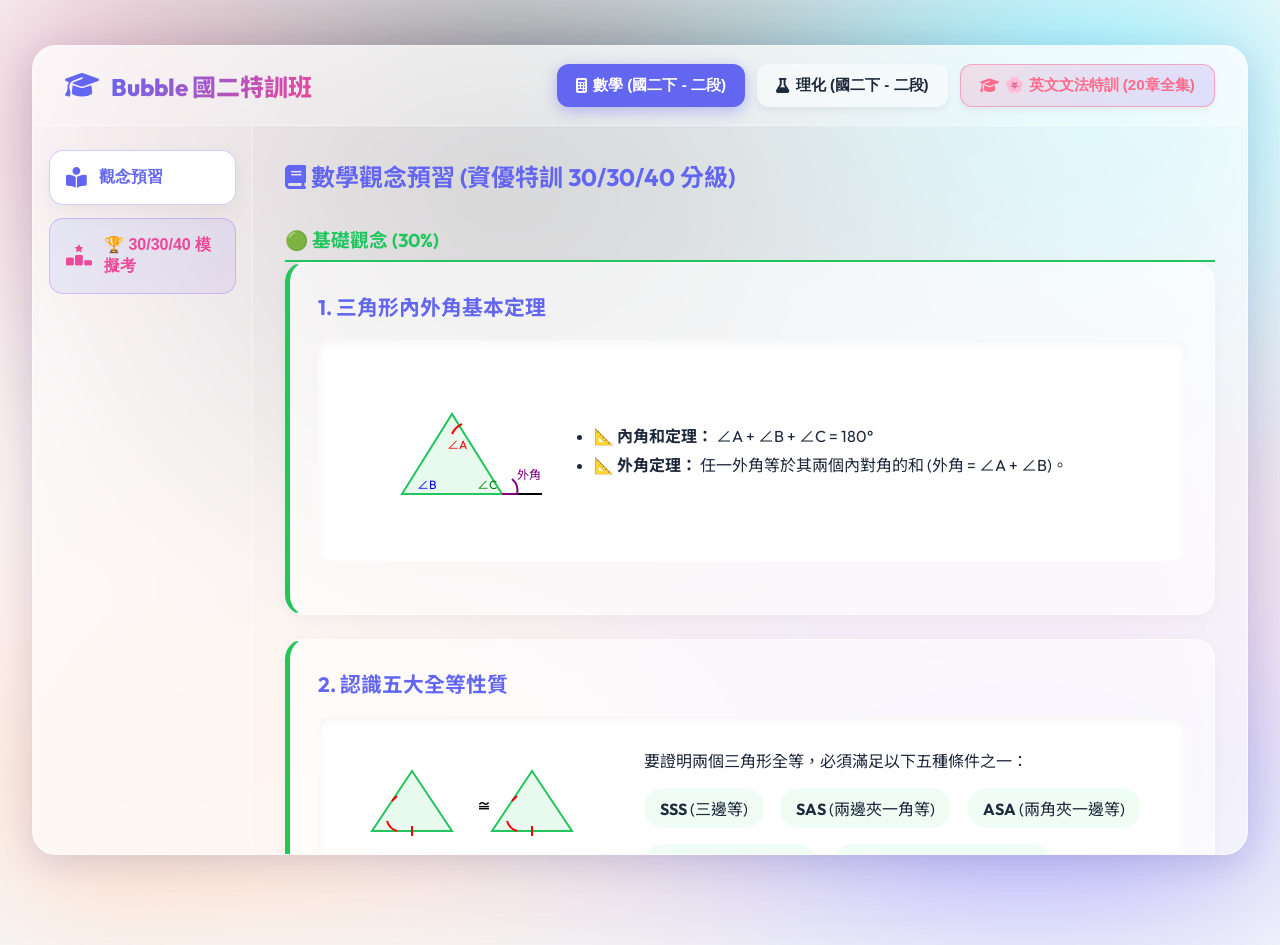
<file: index.html>
<!DOCTYPE html>
<html lang="zh-TW">
<head>
    <meta charset="UTF-8">
    <meta name="viewport" content="width=device-width, initial-scale=1.0">
    <title>Bubble 國二特訓班 - 數學與理化學習系統</title>
    <link rel="preconnect" href="https://fonts.googleapis.com">
    <link rel="preconnect" href="https://fonts.gstatic.com" crossorigin>
    <link href="https://fonts.googleapis.com/css2?family=Outfit:wght@300;400;600;800&family=Noto+Sans+TC:wght@300;400;500;700&display=swap" rel="stylesheet">
    <link rel="stylesheet" href="styles/main.css">
    <!-- FontAwesome for icons -->
    <link rel="stylesheet" href="https://cdnjs.cloudflare.com/ajax/libs/font-awesome/6.4.0/css/all.min.css">
</head>
<body>
    <div class="background-mesh"></div>
    
    <div class="app-container glass-panel">
        <header class="app-header">
            <div class="logo">
                <i class="fa-solid fa-graduation-cap"></i>
                <h1>Bubble 國二特訓班</h1>
            </div>
            <nav class="subject-nav">
                <button class="nav-btn active" data-subject="math">
                    <i class="fa-solid fa-calculator"></i> 數學 (國二下 - 二段)
                </button>
                <button class="nav-btn" data-subject="science">
                    <i class="fa-solid fa-flask"></i> 理化 (國二下 - 二段)
                </button>
                <button class="nav-btn" onclick="window.location.href='english/index.html'" style="background: linear-gradient(135deg, rgba(255, 107, 139, 0.18), rgba(139, 92, 246, 0.18)); border: 1.5px solid rgba(255, 107, 139, 0.5); cursor: pointer;">
                    <i class="fa-solid fa-graduation-cap" style="color: #FF6B8B;"></i>
                    <span style="color: #FF6B8B; font-weight: 800;">🌸 英文文法特訓 (20章全集)</span>
                </button>
            </nav>
        </header>

        <main class="app-main">
            <!-- Sidebar for mode selection -->
            <aside class="sidebar">
                <div class="mode-selector">
                    <button class="mode-btn active" data-mode="preview">
                        <i class="fa-solid fa-book-open-reader"></i>
                        <span>觀念預習</span>
                    </button>
                    <button class="mode-btn" data-mode="quiz" style="background: linear-gradient(135deg, rgba(59, 130, 246, 0.1), rgba(139, 92, 246, 0.1)); border: 1px solid rgba(139, 92, 246, 0.3);">
                        <i class="fa-solid fa-ranking-star" style="color: var(--accent-color);"></i>
                        <span style="color: var(--accent-color); font-weight: bold;">🏆 30/30/40 模擬考</span>
                    </button>
                </div>
            </aside>

            <!-- Main Content Area -->
            <div class="content-area" id="content-area">
                <!-- Content injected by JS -->
                <div class="welcome-screen">
                    <h2>歡迎來到 Bubble！</h2>
                    <p>請從左方選擇你想進行的模式，或是從上方切換科目。</p>
                    <div class="illustration">
                        <i class="fa-solid fa-rocket fa-bounce"></i>
                    </div>
                </div>
            </div>
        </main>
    </div>

    <!-- Scripts -->
    <script src="js/math-generator.js"></script>
    <script src="js/science-generator.js"></script>
    <script src="js/quiz-engine.js"></script>
    <script src="js/app.js"></script>
</body>
</html>
</file>
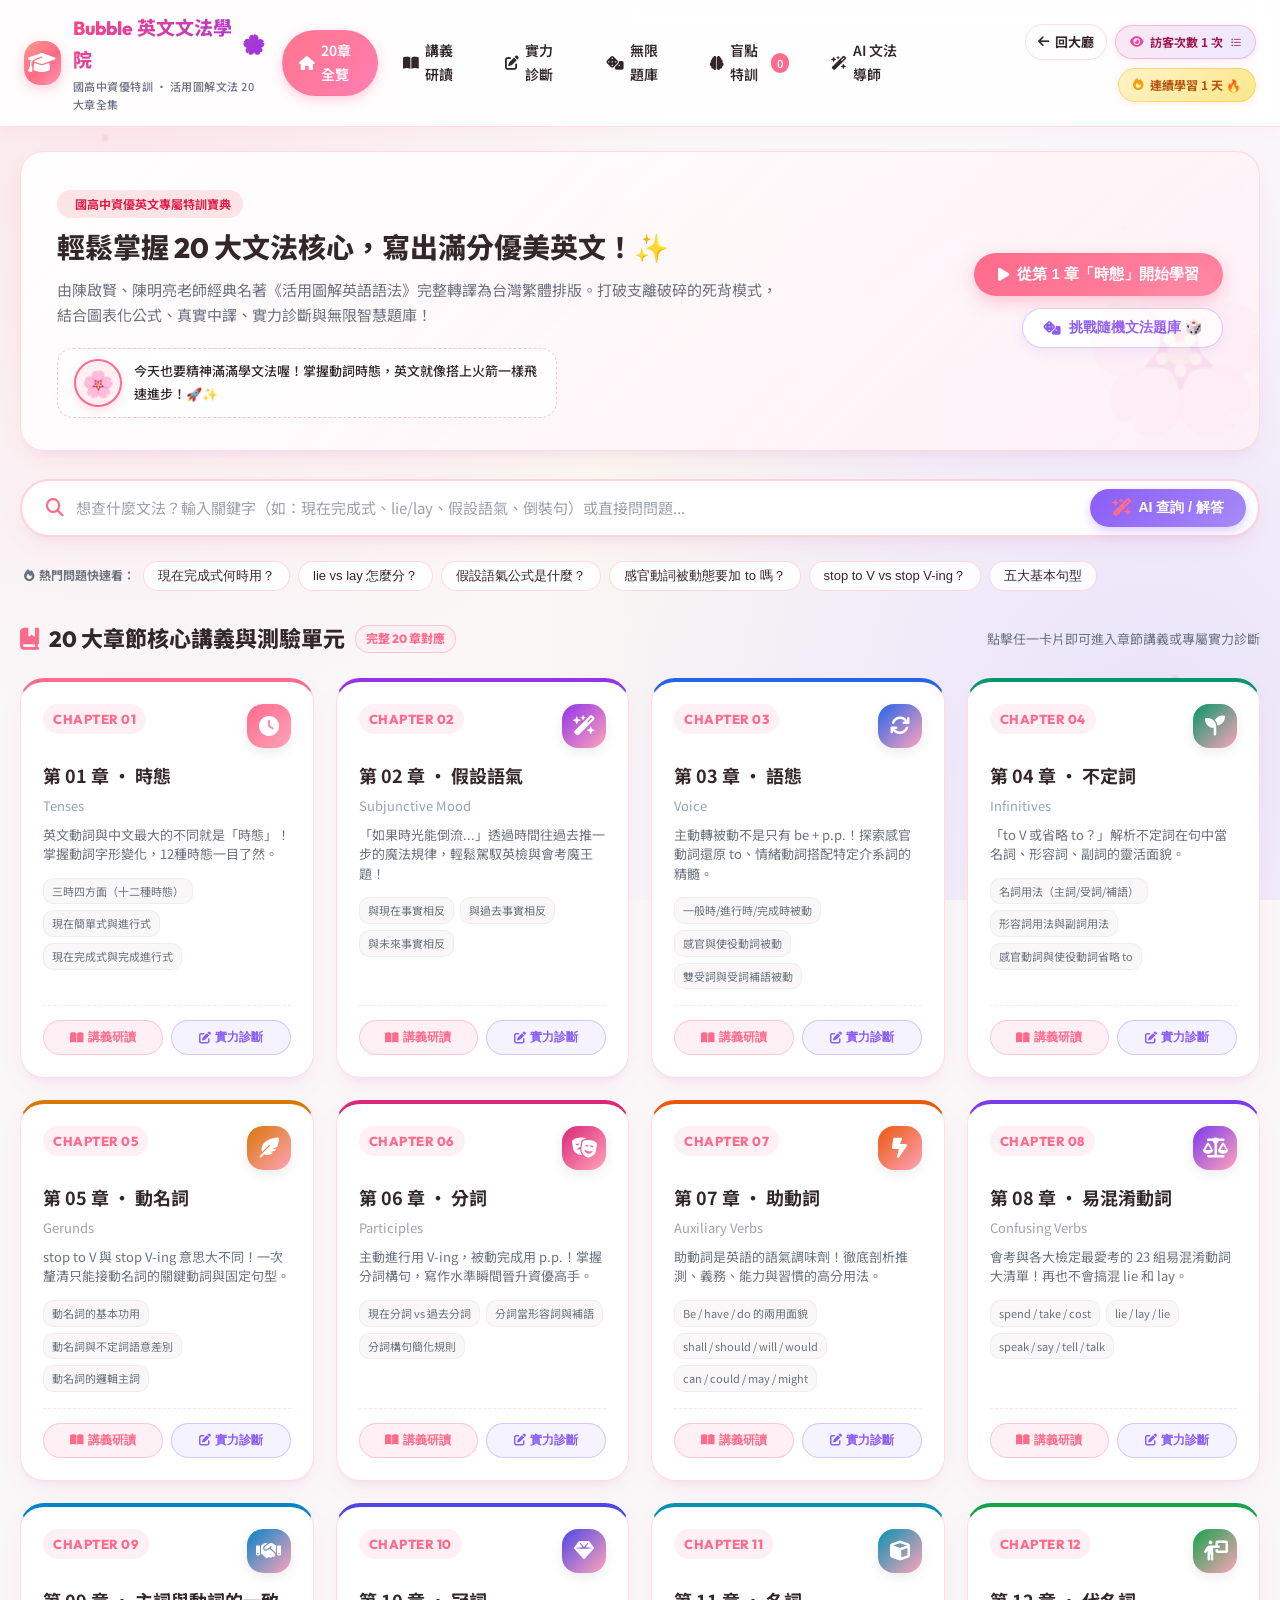
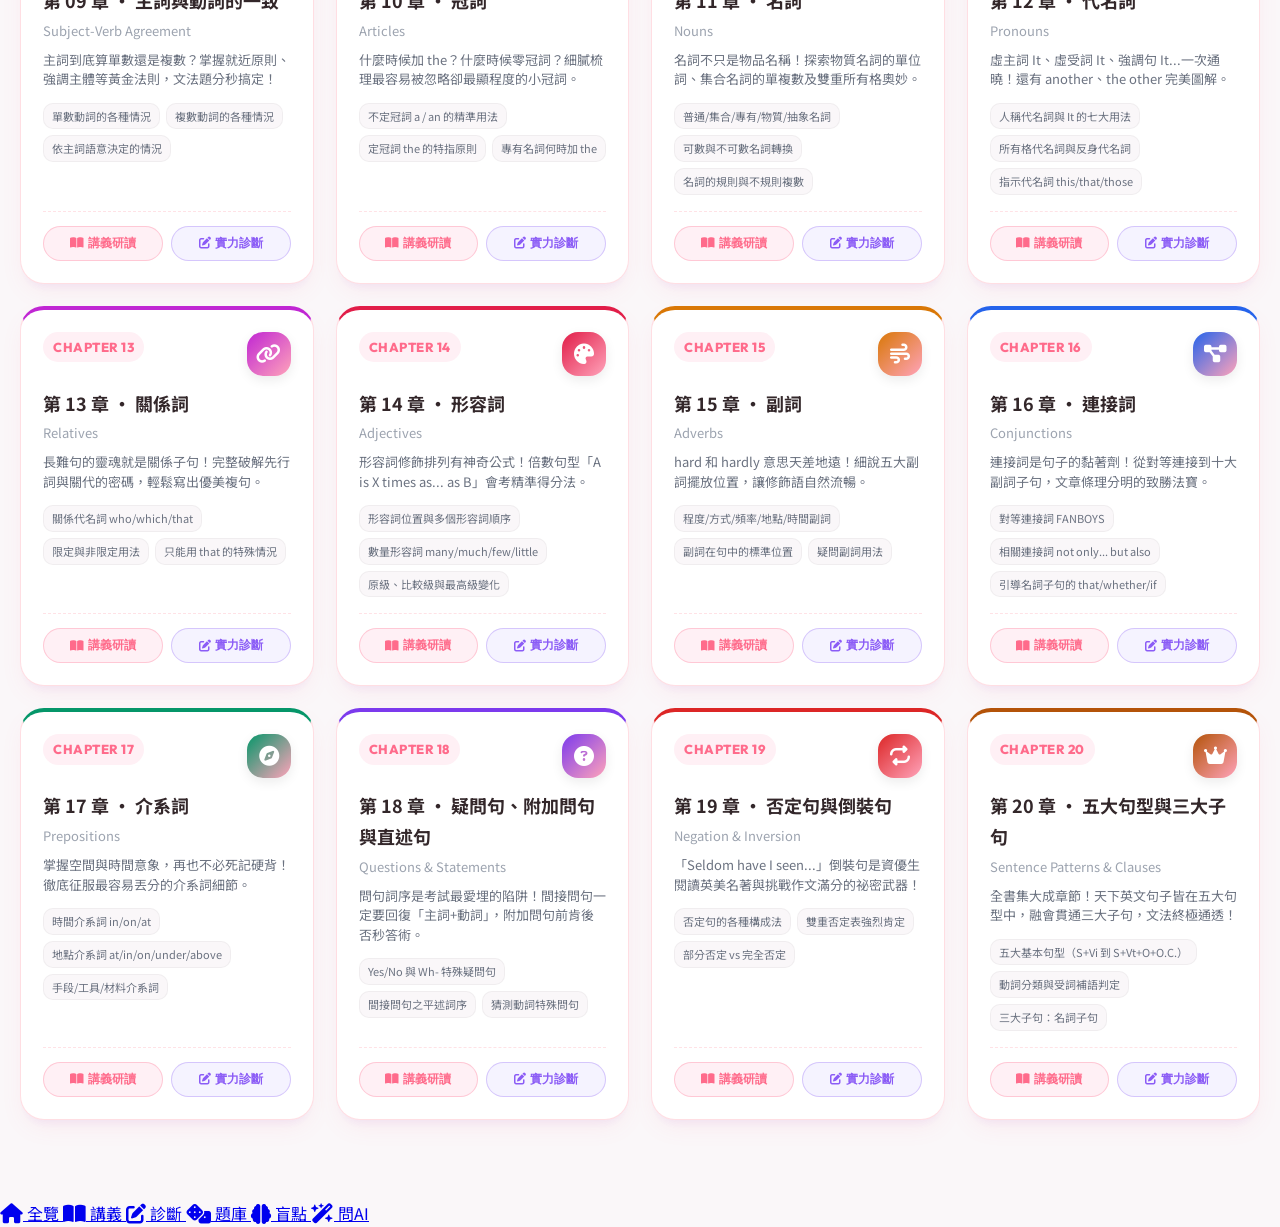
<file: english/index.html>
<!DOCTYPE html>
<html lang="zh-TW">
<head>
  <meta charset="UTF-8">
  <meta name="viewport" content="width=device-width, initial-scale=1.0, maximum-scale=1.0, user-scalable=no">
  <title>🌸 Bubble 夢幻英文文法學院 | 國高中資優特訓 (活用圖解英語語法全集)</title>
  <!-- Google Fonts -->
  <link rel="preconnect" href="https://fonts.googleapis.com">
  <link rel="preconnect" href="https://fonts.gstatic.com" crossorigin>
  <link href="https://fonts.googleapis.com/css2?family=Noto+Sans+TC:wght@400;500;700;900&family=Nunito:wght@600;700;800;900&family=Outfit:wght@500;600;700;800&display=swap" rel="stylesheet">
  <!-- FontAwesome -->
  <link rel="stylesheet" href="https://cdnjs.cloudflare.com/ajax/libs/font-awesome/6.5.1/css/all.min.css">
  <!-- Marked.js for Markdown parsing -->
  <script src="js/marked.min.js"></script>
  <!-- Stylesheet -->
  <link rel="stylesheet" href="css/style.css">
</head>
<body>
  <!-- Background Sparkles -->
  <div class="sparkle-bg">
    <div class="sparkle-dot" style="top: 15%; left: 8%;"></div>
    <div class="sparkle-dot" style="top: 25%; right: 12%; animation-delay: 2s;"></div>
    <div class="sparkle-dot" style="top: 55%; left: 18%; animation-delay: 4s;"></div>
    <div class="sparkle-dot" style="top: 75%; right: 8%; animation-delay: 1s;"></div>
    <div class="sparkle-dot" style="top: 85%; left: 45%; animation-delay: 5s;"></div>
  </div>

  <!-- Header -->
  <header class="app-header">
    <div class="brand-area" onclick="window.app.navigateTo('home')">
      <div class="brand-logo">
        <i class="fa-solid fa-graduation-cap"></i>
      </div>
      <div class="brand-text">
        <h1>Bubble 英文文法學院 <span>🌸</span></h1>
        <p>國高中資優特訓 · 活用圖解文法 20 大章全集</p>
      </div>
    </div>

    <nav class="header-nav">
      <a class="nav-link active" data-view="home" href="#home">
        <i class="fa-solid fa-house"></i> 20章全覽
      </a>
      <a class="nav-link" data-view="reader" href="#reader">
        <i class="fa-solid fa-book-open"></i> 講義研讀
      </a>
      <a class="nav-link" data-view="quiz" href="#quiz">
        <i class="fa-solid fa-pen-to-square"></i> 實力診斷
      </a>
      <a class="nav-link" data-view="generator" href="#generator">
        <i class="fa-solid fa-dice"></i> 無限題庫
      </a>
      <a class="nav-link" data-view="mistakes" href="#mistakes">
        <i class="fa-solid fa-brain"></i> 盲點特訓
        <span class="mistake-total-count" style="background: var(--primary); color: #fff; font-size: 11px; padding: 1px 6px; border-radius: 99px; margin-left: 2px;">0</span>
      </a>
      <a class="nav-link" data-view="ai-tutor" href="#ai">
        <i class="fa-solid fa-wand-magic-sparkles"></i> AI 文法導師
      </a>
    </nav>

    <div class="header-right-group" style="display: flex; align-items: center; gap: 8px; flex-wrap: wrap; justify-content: flex-end;">
      <a class="btn-back-hall" href="../index.html" onclick="window.location.href='../index.html'; return false;" style="background: rgba(255,255,255,0.7); border: 1px solid var(--border-card); font-size: 13px; padding: 6px 12px; display: inline-flex; align-items: center; gap: 6px; border-radius: var(--radius-pill); font-weight: 700; color: var(--text-main); text-decoration: none; cursor: pointer; transition: all 0.2s;" title="返回國中學科全能特訓大廳">
        <i class="fa-solid fa-arrow-left"></i> 回大廳
      </a>
      <div class="visitor-badge" onclick="window.app && window.app.openVisitorLogModal()" style="cursor: pointer;" title="點擊查看所有訪客 IP 紀錄清單 📋（同 IP 同日僅計 1 次）">
        <i class="fa-solid fa-eye" style="color: #EC4899;"></i>
        <span>訪客次數 <strong id="visitor-count">1</strong></span>
        <i class="fa-solid fa-list-ul" style="font-size: 10px; opacity: 0.7; margin-left: 2px;"></i>
      </div>
      <div class="streak-badge" title="連續學習天數紀錄 🔥">
        <i class="fa-solid fa-fire" style="color: #F59E0B;"></i>
        <span>連續學習 <strong id="streak-count">1 天</strong> 🔥</span>
      </div>
    </div>
  </header>

  <!-- Main Content Container -->
  <main class="main-container">

    <!-- ==========================================
         VIEW 1: HOME (20 CHAPTERS GRID & HERO)
         ========================================== -->
    <section class="app-view active" id="view-home">
      <!-- Hero Welcome Card -->
      <div class="hero-card">
        <div class="hero-content">
          <div class="hero-tag">
            <i class="fa-solid fa-sparkles"></i> 國高中資優英文專屬特訓寶典
          </div>
          <h2 class="hero-title">輕鬆掌握 20 大文法核心，寫出滿分優美英文！✨</h2>
          <p class="hero-desc">
            由陳啟賢、陳明亮老師經典名著《活用圖解英語語法》完整轉譯為台灣繁體排版。打破支離破碎的死背模式，結合圖表化公式、真實中譯、實力診斷與無限智慧題庫！
          </p>
          <div class="hero-mascot-box">
            <div class="mascot-avatar">🌸</div>
            <div class="mascot-speech" id="mascot-speech-text">
              今天也要精神滿滿學文法喔！掌握動詞時態，英文就像搭上火箭一樣飛速進步！🚀✨
            </div>
          </div>
        </div>

        <div class="hero-actions">
          <button class="btn-primary" onclick="window.app.navigateTo('reader', 1)">
            <i class="fa-solid fa-play"></i> 從第 1 章「時態」開始學習
          </button>
          <button class="btn-secondary" onclick="window.app.navigateTo('generator')">
            <i class="fa-solid fa-dice"></i> 挑戰隨機文法題庫 🎲
          </button>
        </div>
      </div>

      <!-- Quick AI Search & Question Bar -->
      <div class="search-ai-bar">
        <i class="fa-solid fa-magnifying-glass"></i>
        <input type="text" id="home-search-input" class="search-ai-input" placeholder="想查什麼文法？輸入關鍵字（如：現在完成式、lie/lay、假設語氣、倒裝句）或直接問問題...">
        <button id="home-search-btn" class="search-ai-btn">
          <i class="fa-solid fa-wand-magic-sparkles"></i> AI 查詢 / 解答
        </button>
      </div>

      <!-- Quick Question Chips -->
      <div class="quick-chips-row">
        <span class="chip-label"><i class="fa-solid fa-fire"></i> 熱門問題快速看：</span>
        <button class="grammar-chip" data-query="現在完成式何時用？">現在完成式何時用？</button>
        <button class="grammar-chip" data-query="lie 和 lay 怎麼分？">lie vs lay 怎麼分？</button>
        <button class="grammar-chip" data-query="假設語氣公式是什麼？">假設語氣公式是什麼？</button>
        <button class="grammar-chip" data-query="感官動詞被動態要注意什麼？">感官動詞被動態要加 to 嗎？</button>
        <button class="grammar-chip" data-query="stop to V 跟 stop V-ing 的差別？">stop to V vs stop V-ing？</button>
        <button class="grammar-chip" data-query="五大基本句型怎麼分？">五大基本句型</button>
      </div>

      <!-- 20 Chapters Grid Section -->
      <div class="section-header">
        <h3 class="section-title">
          <i class="fa-solid fa-book-bookmark" style="color: var(--primary);"></i>
          <span>20 大章節核心講義與測驗單元</span>
          <span class="badge">完整 20 章對應</span>
        </h3>
        <div style="font-size: 13px; color: var(--text-muted);">
          點擊任一卡片即可進入章節講義或專屬實力診斷
        </div>
      </div>

      <div class="chapters-grid" id="chapters-grid">
        <!-- Rendered by chapters-meta.js & app.js -->
      </div>
    </section>

    <!-- ==========================================
         VIEW 2: READER (講義閱讀器)
         ========================================== -->
    <section class="app-view" id="view-reader">
      <!-- Toolbar -->
      <div class="reader-toolbar">
        <div class="reader-nav-controls">
          <button class="btn-tool" id="reader-prev-btn">
            <i class="fa-solid fa-chevron-left"></i> 上一章
          </button>
          <select id="reader-chapter-dropdown" class="reader-select chapter-picker-select">
            <!-- Populated by JS -->
          </select>
          <button class="btn-tool" id="reader-next-btn">
            下一章 <i class="fa-solid fa-chevron-right"></i>
          </button>
        </div>

        <div style="display: flex; align-items: center; gap: 8px;">
          <span style="font-size: 13px; color: var(--text-muted); font-weight: 600;">字體：</span>
          <button class="btn-tool" onclick="window.app.reader.changeFontSize(-1)">A-</button>
          <button class="btn-tool" onclick="window.app.reader.changeFontSize(1)">A+</button>
          <button class="btn-tool" onclick="window.app.navigateTo('quiz', window.app.currentChapterId)" style="background: var(--accent-pink); color: var(--primary); border-color: rgba(255,107,139,0.3);">
            <i class="fa-solid fa-pen-to-square"></i> 本章實力診斷
          </button>
        </div>
      </div>

      <!-- Layout: Sidebar TOC + Main Reader Paper -->
      <div class="reader-content-layout">
        <!-- Sidebar TOC -->
        <aside class="reader-sidebar">
          <div class="sidebar-title">
            <i class="fa-solid fa-list-ul" style="color: var(--primary);"></i>
            <span>本章講義目錄導覽</span>
          </div>
          <ul class="toc-list" id="reader-toc-list">
            <!-- Generated from H2/H3 -->
          </ul>
        </aside>

        <!-- Main Lecture Paper -->
        <article class="reader-paper">
          <div id="reader-markdown-content" class="markdown-body">
            <!-- Injected by reader.js -->
          </div>

          <div class="reader-footer-actions">
            <button class="btn-secondary" onclick="window.app.navigateTo('home')">
              <i class="fa-solid fa-house"></i> 回到 20 章全覽
            </button>
            <button class="btn-primary" onclick="window.app.navigateTo('quiz', window.app.currentChapterId)">
              <i class="fa-solid fa-pen-to-square"></i> 立即檢測！本章實力診斷 ✍️
            </button>
          </div>
        </article>
      </div>
    </section>

    <!-- ==========================================
         VIEW 3: QUIZ (實力診斷測驗)
         ========================================== -->
    <section class="app-view" id="view-quiz">
      <div class="quiz-container">
        <!-- Quiz Header -->
        <div class="quiz-header-card">
          <div class="quiz-title-group">
            <h2 id="quiz-header-title">
              <i class="fa-solid fa-clipboard-check" style="color: var(--primary);"></i>
              <span>實力診斷測驗</span>
            </h2>
            <p id="quiz-header-sub">原書完整實力診斷試題 · 點擊選項立即揭曉名師診斷說明與中譯</p>
          </div>

          <div style="display: flex; gap: 10px; align-items: center;">
            <select class="reader-select chapter-picker-select" style="min-width: 200px;">
              <!-- Populated by JS -->
            </select>
            <button class="btn-tool" onclick="window.app.navigateTo('reader', window.app.currentChapterId)">
              <i class="fa-solid fa-book-open"></i> 查看講義
            </button>
          </div>

          <div class="quiz-progress-bar-container">
            <div class="quiz-progress-bar" id="quiz-progress-fill"></div>
          </div>

          <!-- Student Identity & Mistake Recording Status Bar -->
          <div class="mistake-toggle-bar">
            <div style="display: flex; align-items: center; gap: 10px; flex-wrap: wrap;">
              <span class="current-quiz-user-badge" style="font-size: 13px; padding: 4px 12px; border-radius: 99px; border: 1px solid rgba(255, 107, 139, 0.45); background: #FFF0F5; color: #BE185D;">
                <i class="fa-solid fa-user-graduate"></i> 目前作答學員：<strong>未設定</strong>
              </span>
              <span class="mistake-record-status-pill" style="font-size: 12px; padding: 3px 10px; border-radius: 99px; font-weight: 700; background: #DCFCE7; color: #15803D;">● 錯題自動歸檔</span>
            </div>
            <div style="display: flex; align-items: center; gap: 8px; flex-wrap: wrap;">
              <button class="btn-tool" style="font-size: 12.5px; padding: 5px 12px;" onclick="window.app.openQuizUserModal()">
                <i class="fa-solid fa-user-pen"></i> 切換學員姓名 / Anonymous
              </button>
              <button class="btn-tool" style="font-size: 12.5px; padding: 5px 12px; background: #FFF0F5; color: var(--primary-dark); border-color: rgba(255,107,139,0.4);" onclick="window.app.navigateTo('mistakes')">
                <i class="fa-solid fa-brain"></i> 查看專屬盲點與特訓 (<span class="mistake-total-count">0</span> 題)
              </button>
            </div>
          </div>
        </div>

        <!-- Questions List Container -->
        <div id="quiz-questions-list">
          <!-- Injected by quiz-engine.js -->
        </div>
      </div>
    </section>

    <!-- ==========================================
         VIEW 4: GENERATOR (無限題庫產生器)
         ========================================== -->
    <section class="app-view" id="view-generator">
      <div class="quiz-container">
        <!-- Settings Card -->
        <div class="generator-settings-card">
          <div style="margin-bottom: 20px;">
            <h2 style="font-family: var(--font-heading); font-size: 24px; color: var(--text-main); display: flex; align-items: center; gap: 10px;">
              <i class="fa-solid fa-dice" style="color: var(--secondary);"></i>
              <span>無限智慧文法題庫產生器</span>
            </h2>
            <p style="font-size: 14px; color: var(--text-muted); margin-top: 4px;">
              依據課綱重點與各單元文法規則，隨機抽取題目進行強化特訓，每次練習都是全新題目！
            </p>
          </div>

          <div class="settings-grid">
            <div class="setting-group">
              <label><i class="fa-solid fa-book"></i> 選擇訓練單元</label>
              <select id="gen-chapter-select" class="setting-select">
                <!-- Populated by JS -->
              </select>
            </div>

            <div class="setting-group">
              <label><i class="fa-solid fa-list-ol"></i> 挑戰題數</label>
              <select id="gen-count-select" class="setting-select">
                <option value="5">5 題速練 (約 3 分鐘)</option>
                <option value="10" selected>10 題特訓 (約 7 分鐘)</option>
                <option value="20">20 題模考 (約 15 分鐘)</option>
                <option value="30">30 題資優挑戰 (約 25 分鐘)</option>
              </select>
            </div>

            <div class="setting-group">
              <label><i class="fa-solid fa-ranking-star"></i> 難度設定</label>
              <select id="gen-level-select" class="setting-select">
                <option value="all" selected>🌟 循序漸進 (綜合難度)</option>
                <option value="1">🌱 Level 1: 基礎扎根</option>
                <option value="2">🌸 Level 2: 實戰進階</option>
                <option value="3">👑 Level 3: 資優特訓</option>
              </select>
            </div>
          </div>

          <button id="start-generator-btn" class="btn-primary" style="width: 100%; justify-content: center; padding: 14px;">
            <i class="fa-solid fa-arrows-rotate"></i> 隨機生成專屬測驗 🎲
          </button>

          <!-- Student Identity & Mistake Recording Status Bar -->
          <div class="mistake-toggle-bar" style="margin-top: 16px;">
            <div style="display: flex; align-items: center; gap: 10px; flex-wrap: wrap;">
              <span class="current-quiz-user-badge" style="font-size: 13px; padding: 4px 12px; border-radius: 99px; border: 1px solid rgba(255, 107, 139, 0.45); background: #FFF0F5; color: #BE185D;">
                <i class="fa-solid fa-user-graduate"></i> 目前作答學員：<strong>未設定</strong>
              </span>
              <span class="mistake-record-status-pill" style="font-size: 12px; padding: 3px 10px; border-radius: 99px; font-weight: 700; background: #DCFCE7; color: #15803D;">● 錯題自動歸檔</span>
            </div>
            <div style="display: flex; align-items: center; gap: 8px; flex-wrap: wrap;">
              <button class="btn-tool" style="font-size: 12.5px; padding: 5px 12px;" onclick="window.app.openQuizUserModal()">
                <i class="fa-solid fa-user-pen"></i> 切換學員姓名 / Anonymous
              </button>
              <button class="btn-tool" style="font-size: 12.5px; padding: 5px 12px; background: #FFF0F5; color: var(--primary-dark); border-color: rgba(255,107,139,0.4);" onclick="window.app.navigateTo('mistakes')">
                <i class="fa-solid fa-brain"></i> 查看專屬盲點與特訓 (<span class="mistake-total-count">0</span> 題)
              </button>
            </div>
          </div>
        </div>

        <!-- Generated Questions Container -->
        <div id="generator-questions-list">
          <!-- Injected by generator.js -->
        </div>
      </div>
    </section>

    <!-- ==========================================
         VIEW 4.5: MISTAKES & BLIND SPOT ANALYZER (錯題盲點診斷與動態特訓)
         ========================================== -->
    <section class="app-view" id="view-mistakes">
      <div class="quiz-container">
        <div class="generator-settings-card" style="border-top: 4px solid var(--primary);">
          <div style="display: flex; justify-content: space-between; align-items: flex-start; flex-wrap: wrap; gap: 14px; margin-bottom: 16px;">
            <div>
              <h2 style="font-family: var(--font-heading); font-size: 24px; color: var(--text-main); display: flex; align-items: center; gap: 10px;">
                <i class="fa-solid fa-brain" style="color: var(--primary);"></i>
                <span>多學員專屬錯題本 ＆ 學習盲點客製化特訓中心</span>
              </h2>
              <p style="font-size: 14px; color: var(--text-muted); margin-top: 4px;">
                每位學員擁有獨立的錯題紀錄與盲點分析報告，系統會依據該名學員誤選的錯誤答案，動態生成量身訂做的專屬剋星題型！
              </p>
            </div>

            <div style="display: flex; gap: 8px; align-items: center; flex-wrap: wrap;">
              <button class="btn-tool" style="font-size: 12.5px;" onclick="window.app.openQuizUserModal()">
                <i class="fa-solid fa-user-plus"></i> 新增 / 切換作答學員
              </button>
              <button class="btn-tool" style="font-size: 12.5px; color: #EF4444;" onclick="window.app.clearAllMistakeRecords()">
                <i class="fa-solid fa-trash-can"></i> 清空目前學員錯題
              </button>
            </div>
          </div>

          <!-- Multi-User Profile Selector Bar -->
          <div id="mistake-user-selector-bar" style="margin-bottom: 18px; padding: 12px 16px; background: #FFF9FB; border: 1px solid var(--border-card); border-radius: 14px;">
            <!-- Populated dynamically by app.js -->
          </div>

          <!-- Dynamic Blind Spot Targeted Quiz Bar -->
          <div style="background: linear-gradient(135deg, #FFF0F5 0%, #F3E8FF 100%); border: 1px solid rgba(255, 107, 139, 0.35); border-radius: 16px; padding: 16px 20px; display: flex; justify-content: space-between; align-items: center; flex-wrap: wrap; gap: 14px;">
            <div>
              <div style="font-weight: 800; font-size: 16px; color: var(--primary-dark); display: flex; align-items: center; gap: 6px;">
                <i class="fa-solid fa-bullseye"></i> 針對「<span class="active-mistake-user-name">目前學員</span>」的學習盲點動態產生客製化測驗
              </div>
              <div style="font-size: 13px; color: var(--text-muted); margin-top: 3px;">
                結合該學員之「歷史錯題選項重排複測」＋「同盲點單元題庫」＋「AI 動態變體題型」，每道題目皆為個人化量身打造！
              </div>
            </div>
            <div style="display: flex; gap: 10px; align-items: center; flex-wrap: wrap;">
              <select id="blindspot-quiz-count" class="setting-select" style="min-width: 140px; padding: 8px 12px; background: #fff;">
                <option value="5">🎯 5 題盲點速攻</option>
                <option value="10" selected>🎯 10 題盲點特訓</option>
                <option value="15">🎯 15 題深度強化</option>
                <option value="20">🎯 20 題滿分突破</option>
              </select>
              <button class="btn-primary" onclick="window.app.startTargetedBlindSpotQuiz()">
                <i class="fa-solid fa-bolt"></i> 產生專屬客製化盲點測驗 🚀
              </button>
            </div>
          </div>
        </div>

        <!-- Dynamic Targeted Quiz Container (Shown when user clicks generate) -->
        <div id="blindspot-targeted-quiz-area" style="margin-bottom: 28px;"></div>

        <!-- Blind Spot Diagnostic Summary Cards -->
        <div id="blindspot-analysis-report" style="margin-bottom: 28px;"></div>

        <!-- Recorded Mistakes Detail List -->
        <div id="mistake-records-list"></div>
      </div>
    </section>

    <!-- ==========================================
         VIEW 5: AI TUTOR (智慧問答與全站搜尋)
         ========================================== -->
    <section class="app-view" id="view-ai-tutor">
      <div class="ai-tutor-container">
        <div class="chat-box">
          <!-- Chat Header -->
          <div class="chat-header">
            <div class="chat-mentor-info">
              <div class="mascot-avatar" style="width: 40px; height: 40px; font-size: 22px;">🌸</div>
              <div>
                <h3 style="font-size: 16px; font-weight: 700; color: var(--text-main); margin: 0; display: flex; align-items: center; gap: 6px;">
                  <span>Bubble 老師 (AI 英文文法導師)</span>
                  <span id="gemini-status-badge" style="font-size: 11px; padding: 2px 8px; border-radius: 99px; background: #EEF2FF; color: #4F46E5; border: 1px solid #C7D2FE; font-weight: 700;">
                    <i class="fa-solid fa-sparkles"></i> 雙導航：教材20章對照 + Google 即時 Gemini AI
                  </span>
                </h3>
                <p style="font-size: 12px; color: var(--text-muted); margin: 2px 0 0 0;">隨時解答文法疑難雜症 · 提供原書對應章節與深度即時解答</p>
              </div>
            </div>
            <div style="display: flex; align-items: center; gap: 8px;">
              <button class="btn-tool" onclick="window.app.openGeminiKeyModal()" style="font-size: 12px; padding: 4px 10px;" title="設定自訂 Google Gemini API Key（選填）">
                <i class="fa-solid fa-key" style="color: #F59E0B;"></i> API Key 設定
              </button>
            </div>
          </div>

          <!-- Chat Messages Area -->
          <div class="chat-messages-area" id="chat-messages-area">
            <div class="chat-bubble assistant">
              🌸 嗨！我是妳的專屬英文文法導師 Bubble 老師！<br><br>
              無論妳是在閱讀講義時遇到不懂的句型，想詢問兩個容易搞混的動詞（例如 <strong>lie vs. lay</strong>），或是想知道某個文法公式的由來，都隨時輸入告訴我喔！我也能幫妳即時搜尋全書 20 個章節的重點講義喔！✨
            </div>
          </div>

          <!-- Chat Input Area -->
          <div class="chat-input-area">
            <input type="text" id="chat-user-input" class="chat-input" placeholder="請在此輸入妳的文法問題（例如：現在完成式和過去式怎麼分？、stop to V vs stop V-ing...）">
            <button id="chat-send-btn" class="search-ai-btn">
              <i class="fa-solid fa-paper-plane"></i> 發送
            </button>
          </div>
        </div>
      </div>
    </section>

  </main>

  <!-- Gemini API Key Settings Modal -->
  <div class="visitor-modal-overlay" id="gemini-key-modal" onclick="if(event.target===this) window.app.closeGeminiKeyModal()" style="display: none; z-index: 2200;">
    <div class="visitor-modal-card" style="max-width: 520px;">
      <div class="visitor-modal-header">
        <div style="display: flex; align-items: center; gap: 10px;">
          <div style="width: 38px; height: 38px; border-radius: 12px; background: linear-gradient(135deg, #4F46E5, #9333EA); color: #fff; display: flex; align-items: center; justify-content: center; font-size: 18px;">
            <i class="fa-solid fa-sparkles"></i>
          </div>
          <div>
            <h3 style="font-size: 18px; font-weight: 800; color: var(--text-main); margin: 0;">Gemini 雙引擎 AI 設定 🌸</h3>
            <p style="font-size: 12px; color: var(--text-muted); margin: 2px 0 0 0;">可串接您專屬的 Google Gemini API Key 獲得無限制最新即時解答</p>
          </div>
        </div>
        <button class="btn-tool" onclick="window.app.closeGeminiKeyModal()" style="padding: 6px 10px;">
          <i class="fa-solid fa-xmark"></i>
        </button>
      </div>

      <div class="visitor-modal-body" style="padding: 22px 24px;">
        <p style="font-size: 13.5px; color: var(--text-main); line-height: 1.6; margin-top: 0;">
          AI 文法導師在回答問題時，會<strong>自動搜尋全書 20 個章節的重點講義</strong>並提供一鍵跳轉按鈕；若設定了 Gemini API Key，還會即時呼叫 <strong>Google Gemini 最新模型</strong> 為妳生成超詳盡的名師問答！
        </p>

        <div style="margin: 16px 0;">
          <label style="display: block; font-size: 13px; font-weight: 700; color: var(--text-main); margin-bottom: 6px;">
            <i class="fa-solid fa-key" style="color: #F59E0B;"></i> Google Gemini API Key：
          </label>
          <input type="password" id="gemini-api-key-input" class="setting-select" placeholder="AIzaSy... (僅存於您的本地瀏覽器，不會上傳 GitHub)" style="font-family: monospace; font-size: 14px;">
          <div style="font-size: 11.5px; color: var(--text-muted); margin-top: 6px;">
            💡 還沒有 Key 嗎？可至 <a href="https://aistudio.google.com/app/apikey" target="_blank" style="color: var(--primary); font-weight: 700; text-decoration: underline;">Google AI Studio</a> 免費申請。
          </div>
        </div>

        <div style="display: flex; justify-content: space-between; align-items: center; gap: 8px; margin-top: 20px;">
          <button class="btn-tool" onclick="window.app.clearGeminiApiKey()" style="color: #EF4444;">
            <i class="fa-solid fa-trash-can"></i> 清除 Key
          </button>
          <div style="display: flex; gap: 8px;">
            <button class="btn-secondary" onclick="window.app.closeGeminiKeyModal()">取消</button>
            <button class="btn-primary" onclick="window.app.saveGeminiApiKey()">
              <i class="fa-solid fa-check"></i> 儲存設定
            </button>
          </div>
        </div>
      </div>
    </div>
  </div>

  <!-- Quiz Student Identity Prompt Modal -->
  <div class="visitor-modal-overlay" id="quiz-user-modal" onclick="if(event.target===this && window.app.canDismissQuizUserModal) window.app.closeQuizUserModal()" style="display: none; z-index: 2100;">
    <div class="visitor-modal-card" style="max-width: 540px;">
      <div class="visitor-modal-header">
        <div style="display: flex; align-items: center; gap: 10px;">
          <div style="width: 38px; height: 38px; border-radius: 12px; background: linear-gradient(135deg, #FF6B8B, #8B5CF6); color: #fff; display: flex; align-items: center; justify-content: center; font-size: 18px;">
            <i class="fa-solid fa-user-graduate"></i>
          </div>
          <div>
            <h3 id="quiz-user-modal-title" style="font-size: 18px; font-weight: 800; color: var(--text-main); margin: 0;">測驗學員身分登入 ／ 切換 🌸</h3>
            <p style="font-size: 12px; color: var(--text-muted); margin: 2px 0 0 0;">同 IP + 同機器與瀏覽器在同一天內僅需設定一次，後續各章節測驗皆自動延用同一學員身分</p>
          </div>
        </div>
        <button id="quiz-user-modal-close-btn" class="btn-tool" onclick="window.app.closeQuizUserModal()" style="padding: 6px 10px; display: none;" title="關閉視窗">
          <i class="fa-solid fa-xmark"></i>
        </button>
      </div>

      <div class="visitor-modal-body" style="padding: 22px 24px;">
        <!-- Existing Users Quick Select (Listed prominently for switching) -->
        <div id="quiz-existing-users-section" style="margin-bottom: 18px; display: none; background: #FFF9FB; border: 1px solid var(--border-card); border-radius: 14px; padding: 14px 16px;">
          <div style="font-size: 13px; font-weight: 800; color: var(--secondary); margin-bottom: 10px;">
            <i class="fa-solid fa-users"></i> 點選已儲存的學員名字直接切換／登入：
          </div>
          <div id="quiz-existing-users-chips" style="display: flex; flex-wrap: wrap; gap: 8px;">
            <!-- Populated dynamically -->
          </div>
        </div>

        <div style="margin-bottom: 16px;">
          <label style="display: block; font-size: 13.5px; font-weight: 700; color: var(--text-main); margin-bottom: 8px;">
            <i class="fa-solid fa-signature" style="color: var(--primary);"></i> 輸入新學員姓名或暱稱：
          </label>
          <div style="display: flex; gap: 8px;">
            <input type="text" id="quiz-user-name-input" class="setting-select" placeholder="例如：Bubble、宥希、小庭..." style="flex: 1; font-size: 15px; font-weight: 600;" onkeydown="if(event.key==='Enter') window.app.confirmQuizUserFromInput()">
            <button class="btn-primary" style="padding: 10px 18px; white-space: nowrap;" onclick="window.app.confirmQuizUserFromInput()">
              <i class="fa-solid fa-check"></i> 確認學員身分
            </button>
          </div>
        </div>

        <div style="border-top: 1px dashed var(--border-card); padding-top: 16px; display: flex; justify-content: space-between; align-items: center; flex-wrap: wrap; gap: 10px;">
          <div style="font-size: 12.5px; color: var(--text-muted);">
            不想記錄錯題嗎？
          </div>
          <button class="btn-tool" style="padding: 8px 16px; font-weight: 700; color: #4B5563; background: #F3F4F6; border-color: #D1D5DB;" onclick="window.app.selectQuizUser('anonymous')">
            <i class="fa-solid fa-user-secret"></i> 選擇 Anonymous (匿名測驗 · 不記錄錯題)
          </button>
        </div>
      </div>
    </div>
  </div>

  <!-- Visitor IP Log Modal -->
  <div class="visitor-modal-overlay" id="visitor-log-modal" onclick="if(event.target===this) window.app.closeVisitorLogModal()" style="display: none;">
    <div class="visitor-modal-card">
      <div class="visitor-modal-header">
        <div style="display: flex; align-items: center; gap: 10px;">
          <div style="width: 36px; height: 36px; border-radius: 10px; background: linear-gradient(135deg, #FF6B8B, #8B5CF6); color: #fff; display: flex; align-items: center; justify-content: center; font-size: 16px;">
            <i class="fa-solid fa-network-wired"></i>
          </div>
          <div>
            <h3 style="font-size: 17px; font-weight: 800; color: var(--text-main); margin: 0;">訪客 IP 紀錄與計數統計 🌸</h3>
            <p style="font-size: 12px; color: var(--text-muted); margin: 2px 0 0 0;">計數原則：同一 IP 於同一日內造訪僅計算 1 次，不同 IP 或隔日造訪才再計入（含連線裝置與瀏覽器資訊）</p>
          </div>
        </div>
        <button class="btn-tool" onclick="window.app.closeVisitorLogModal()" style="padding: 6px 10px;">
          <i class="fa-solid fa-xmark"></i>
        </button>
      </div>

      <div class="visitor-modal-summary" id="visitor-modal-summary">
        <!-- Populated dynamically -->
      </div>

      <div class="visitor-modal-body">
        <div style="display: flex; justify-content: space-between; align-items: center; margin-bottom: 10px; flex-wrap: wrap; gap: 8px;">
          <span style="font-size: 13px; font-weight: 700; color: var(--secondary);">
            <i class="fa-solid fa-clock-rotate-left"></i> 歷史訪客 IP 與裝置瀏覽器明細（最新優先）
          </span>
          <div style="display: flex; gap: 8px;">
            <button class="btn-tool" onclick="window.app.exportVisitorLogsCSV()" style="font-size: 12px; padding: 5px 12px;">
              <i class="fa-solid fa-download"></i> 匯出 CSV 紀錄
            </button>
          </div>
        </div>
        <div class="table-responsive" style="margin: 0; max-height: 360px; overflow-y: auto; border: 1px solid var(--border-card); border-radius: 12px;">
          <table class="visitor-log-table">
            <thead>
              <tr>
                <th>造訪日期</th>
                <th>訪客 IP 位址</th>
                <th>裝置機器 / 瀏覽器</th>
                <th>地區 / 電信商</th>
                <th>當日首次時間</th>
                <th>最後活動時間</th>
                <th>當日訪問</th>
              </tr>
            </thead>
            <tbody id="visitor-log-tbody">
              <tr>
                <td colspan="7" style="text-align: center; padding: 24px; color: var(--text-muted);">正在讀取訪客 IP 紀錄...</td>
              </tr>
            </tbody>
          </table>
        </div>
      </div>
    </div>
  </div>

  <!-- Mobile Bottom Navigation Bar -->
  <nav class="mobile-nav-bar">
    <a class="mobile-nav-item active" data-view="home" href="#home">
      <i class="fa-solid fa-house fa-lg"></i>
      <span>全覽</span>
    </a>
    <a class="mobile-nav-item" data-view="reader" href="#reader">
      <i class="fa-solid fa-book-open fa-lg"></i>
      <span>講義</span>
    </a>
    <a class="mobile-nav-item" data-view="quiz" href="#quiz">
      <i class="fa-solid fa-pen-to-square fa-lg"></i>
      <span>診斷</span>
    </a>
    <a class="mobile-nav-item" data-view="generator" href="#generator">
      <i class="fa-solid fa-dice fa-lg"></i>
      <span>題庫</span>
    </a>
    <a class="mobile-nav-item" data-view="mistakes" href="#mistakes">
      <i class="fa-solid fa-brain fa-lg"></i>
      <span>盲點</span>
    </a>
    <a class="mobile-nav-item" data-view="ai-tutor" href="#ai">
      <i class="fa-solid fa-wand-magic-sparkles fa-lg"></i>
      <span>問AI</span>
    </a>
  </nav>

  <!-- Application Scripts -->
  <script src="js/chapters-meta.js?v=20261026_05"></script>
  <script src="js/reader.js?v=20261026_05"></script>
  <script src="js/quiz-engine.js?v=20261026_05"></script>
  <script src="js/generator.js?v=20261026_05"></script>
  <script src="js/ai-tutor.js?v=20261026_05"></script>
  <script src="js/mistake-analyzer.js?v=20261026_05"></script>
  <script src="js/app.js?v=20261026_05"></script>
</body>
</html>
</file>
<file: styles/main.css>
/* ============================
   CSS Variables & Reset
   ============================ */
:root {
    --primary-color: #6366f1;
    --secondary-color: #8b5cf6;
    --accent-color: #ec4899;
    --bg-color: #f8fafc;
    --text-main: #1e293b;
    --text-muted: #64748b;
    --glass-bg: rgba(255, 255, 255, 0.7);
    --glass-border: rgba(255, 255, 255, 0.5);
    --glass-shadow: 0 8px 32px 0 rgba(31, 38, 135, 0.15);
    --success: #10b981;
    --danger: #ef4444;
    --warning: #f59e0b;
    --header-height: 72px;
    --sidebar-width: 220px;
}

* {
    box-sizing: border-box;
    margin: 0;
    padding: 0;
}

html {
    /* Prevent iOS font size bump on rotation */
    -webkit-text-size-adjust: 100%;
}

body {
    font-family: 'Outfit', 'Noto Sans TC', sans-serif;
    color: var(--text-main);
    background-color: var(--bg-color);
    min-height: 100vh;
    min-height: 100dvh; /* dynamic viewport on mobile */
    overflow-x: hidden;
    /* Removed overflow:hidden so mobile can scroll */
}

/* ============================
   Background Mesh Gradient
   ============================ */
.background-mesh {
    position: fixed;
    top: 0;
    left: 0;
    width: 100%;
    height: 100%;
    z-index: -1;
    background-color: #ffecd2;
    background-image: 
        radial-gradient(at 40% 20%, hsla(253,16%,7%,1) 0px, transparent 50%),
        radial-gradient(at 80% 0%, hsla(189,100%,56%,1) 0px, transparent 50%),
        radial-gradient(at 0% 50%, hsla(355,100%,93%,1) 0px, transparent 50%),
        radial-gradient(at 80% 50%, hsla(340,100%,76%,1) 0px, transparent 50%),
        radial-gradient(at 0% 100%, hsla(22,100%,77%,1) 0px, transparent 50%),
        radial-gradient(at 80% 100%, hsla(242,100%,70%,1) 0px, transparent 50%),
        radial-gradient(at 0% 0%, hsla(343,100%,76%,1) 0px, transparent 50%);
    filter: blur(80px);
    opacity: 0.6;
    animation: breathing 15s ease-in-out infinite alternate;
}

@keyframes breathing {
    0% { transform: scale(1); }
    100% { transform: scale(1.05); }
}

/* ============================
   App Container — Desktop
   ============================ */
.app-container {
    width: 95vw;
    max-width: 1400px;
    min-height: 90vh;
    max-height: 90vh;
    border-radius: 24px;
    display: flex;
    flex-direction: column;
    overflow: hidden;
    backdrop-filter: blur(16px);
    -webkit-backdrop-filter: blur(16px);
    background: var(--glass-bg);
    border: 1px solid var(--glass-border);
    box-shadow: var(--glass-shadow);
    margin: 5vh auto;
}

/* ============================
   Header
   ============================ */
.app-header {
    display: flex;
    justify-content: space-between;
    align-items: center;
    padding: 1.1rem 2rem;
    border-bottom: 1px solid rgba(255, 255, 255, 0.4);
    background: rgba(255, 255, 255, 0.3);
    flex-shrink: 0;
    flex-wrap: wrap;
    gap: 0.75rem;
}

.logo {
    display: flex;
    align-items: center;
    gap: 0.75rem;
    color: var(--primary-color);
    flex-shrink: 0;
}

.logo h1 {
    font-size: 1.5rem;
    font-weight: 800;
    background: linear-gradient(135deg, var(--primary-color), var(--accent-color));
    -webkit-background-clip: text;
    -webkit-text-fill-color: transparent;
    white-space: nowrap;
}

.logo i {
    font-size: 1.7rem;
}

.subject-nav {
    display: flex;
    gap: 0.75rem;
    flex-wrap: wrap;
}

.nav-btn {
    padding: 0.65rem 1.2rem;
    border-radius: 12px;
    border: none;
    background: rgba(255, 255, 255, 0.5);
    color: var(--text-main);
    font-weight: 600;
    font-size: 0.95rem;
    cursor: pointer;
    transition: all 0.3s ease;
    display: flex;
    align-items: center;
    gap: 0.4rem;
    box-shadow: 0 4px 6px rgba(0,0,0,0.05);
    white-space: nowrap;
}

.nav-btn:hover {
    transform: translateY(-2px);
    background: rgba(255, 255, 255, 0.8);
    box-shadow: 0 6px 12px rgba(0,0,0,0.1);
}

.nav-btn.active {
    background: var(--primary-color);
    color: white;
    box-shadow: 0 4px 15px rgba(99, 102, 241, 0.4);
}

/* ============================
   Main Layout (Sidebar + Content)
   ============================ */
.app-main {
    display: flex;
    flex: 1;
    overflow: hidden;
    min-height: 0; /* crucial for flex children to scroll */
}

.sidebar {
    width: var(--sidebar-width);
    padding: 1.5rem 1rem;
    border-right: 1px solid rgba(255, 255, 255, 0.4);
    background: rgba(255, 255, 255, 0.1);
    flex-shrink: 0;
    overflow-y: auto;
}

.mode-selector {
    display: flex;
    flex-direction: column;
    gap: 0.8rem;
}

.mode-btn {
    padding: 1rem;
    border-radius: 14px;
    border: 1px solid transparent;
    background: rgba(255, 255, 255, 0.4);
    color: var(--text-muted);
    font-size: 1rem;
    font-weight: 600;
    cursor: pointer;
    transition: all 0.3s ease;
    display: flex;
    align-items: center;
    gap: 0.75rem;
    text-align: left;
}

.mode-btn i {
    font-size: 1.3rem;
    flex-shrink: 0;
}

.mode-btn:hover {
    background: rgba(255, 255, 255, 0.8);
    transform: translateX(4px);
}

.mode-btn.active {
    background: white;
    color: var(--primary-color);
    border-color: rgba(99, 102, 241, 0.3);
    box-shadow: 0 8px 20px rgba(0,0,0,0.05);
}

/* ============================
   Content Area
   ============================ */
.content-area {
    flex: 1;
    padding: 2rem;
    overflow-y: auto;
    -webkit-overflow-scrolling: touch;
    position: relative;
    transition: opacity 0.3s ease;
}

.welcome-screen {
    display: flex;
    flex-direction: column;
    align-items: center;
    justify-content: center;
    min-height: 60vh;
    text-align: center;
    animation: fadeIn 0.8s ease;
}

.welcome-screen h2 {
    font-size: 2.2rem;
    margin-bottom: 1rem;
    color: var(--primary-color);
}

.welcome-screen p {
    font-size: 1.1rem;
    color: var(--text-muted);
    margin-bottom: 2.5rem;
    max-width: 480px;
}

.illustration {
    font-size: 5rem;
    color: var(--accent-color);
    filter: drop-shadow(0 10px 15px rgba(236, 72, 153, 0.3));
}

@keyframes fadeIn {
    from { opacity: 0; transform: translateY(20px); }
    to { opacity: 1; transform: translateY(0); }
}

/* ============================
   Common Components
   ============================ */
.card {
    background: rgba(255, 255, 255, 0.6);
    border-radius: 20px;
    padding: 1.75rem;
    margin-bottom: 1.5rem;
    border: 1px solid var(--glass-border);
    box-shadow: 0 4px 15px rgba(0,0,0,0.03);
    transition: transform 0.3s ease;
}

.card:hover {
    transform: translateY(-4px);
}

.card-title {
    font-size: 1.3rem;
    font-weight: 700;
    margin-bottom: 1.2rem;
    color: var(--primary-color);
    display: flex;
    align-items: center;
    gap: 0.5rem;
}

.interactive-box {
    background: white;
    border-radius: 12px;
    padding: 1.5rem;
    box-shadow: inset 0 2px 10px rgba(0,0,0,0.05);
    margin-bottom: 1.5rem;
}

.btn-primary {
    background: linear-gradient(135deg, var(--primary-color), var(--secondary-color));
    color: white;
    border: none;
    padding: 0.9rem 1.8rem;
    border-radius: 12px;
    font-size: 1rem;
    font-weight: 600;
    cursor: pointer;
    transition: all 0.3s;
    box-shadow: 0 4px 15px rgba(99, 102, 241, 0.3);
    touch-action: manipulation; /* removes 300ms tap delay on mobile */
}

.btn-primary:hover {
    transform: translateY(-2px);
    box-shadow: 0 6px 20px rgba(99, 102, 241, 0.4);
}

.btn-primary:active {
    transform: translateY(0);
}

/* ============================
   Quiz Options — 2 col on desktop
   ============================ */
.quiz-options {
    display: grid;
    grid-template-columns: 1fr 1fr;
    gap: 0.85rem;
    margin-top: 1.25rem;
}

.quiz-option {
    padding: 1.2rem 1rem;
    background: white;
    border: 2px solid #e2e8f0;
    border-radius: 12px;
    cursor: pointer;
    font-size: 1rem;
    transition: all 0.2s;
    text-align: center;
    font-weight: 500;
    line-height: 1.5;
    touch-action: manipulation;
}

.quiz-option:hover {
    border-color: var(--primary-color);
    background: #f8fafc;
}

.quiz-option.selected {
    border-color: var(--primary-color);
    background: #eef2ff;
    color: var(--primary-color);
}

.quiz-option.correct {
    border-color: var(--success);
    background: #d1fae5;
    color: #065f46;
}

.quiz-option.wrong {
    border-color: var(--danger);
    background: #fee2e2;
    color: #991b1b;
}

.explanation {
    margin-top: 1.25rem;
    padding: 1.25rem;
    background: #f1f5f9;
    border-left: 4px solid var(--warning);
    border-radius: 8px;
    display: none;
    font-size: 0.95rem;
    line-height: 1.7;
}
.explanation.show {
    display: block;
    animation: fadeIn 0.5s ease;
}

.math-formula {
    font-family: 'Times New Roman', Times, serif;
    font-size: 1.2rem;
    font-style: italic;
    background: #f8fafc;
    padding: 0.4rem 0.9rem;
    border-radius: 8px;
    display: inline-block;
}

input[type="range"] {
    -webkit-appearance: none;
    width: 100%;
    height: 8px;
    border-radius: 4px;
    background: #e2e8f0;
    outline: none;
    margin: 1rem 0;
}

input[type="range"]::-webkit-slider-thumb {
    -webkit-appearance: none;
    appearance: none;
    width: 24px;
    height: 24px;
    border-radius: 50%;
    background: var(--primary-color);
    cursor: pointer;
    box-shadow: 0 2px 6px rgba(0,0,0,0.2);
}

.drag-drop-container {
    background: white;
    border: 2px dashed #cbd5e1;
    border-radius: 12px;
    padding: 1.2rem;
    margin-top: 1.25rem;
    transition: all 0.3s;
}

.sort-item {
    background: #f8fafc;
    border: 1px solid #e2e8f0;
    padding: 0.9rem 1.2rem;
    margin-bottom: 0.5rem;
    border-radius: 8px;
    cursor: grab;
    display: flex;
    align-items: center;
    font-size: 1rem;
    transition: transform 0.2s, box-shadow 0.2s;
    touch-action: none; /* Allow custom drag on touch */
}

.sort-item:active {
    cursor: grabbing;
    transform: scale(1.02);
    box-shadow: 0 4px 10px rgba(0,0,0,0.1);
}

/* ============================
   SVG Container responsive
   ============================ */
.svg-container {
    background: rgba(255,255,255,0.8);
    border: 1px solid #e2e8f0;
    border-radius: 12px;
    padding: 1rem;
    margin-bottom: 1.25rem;
    display: flex;
    justify-content: center;
    align-items: center;
    min-height: 120px;
    overflow: auto;
}

.svg-container svg {
    max-width: 100%;
    height: auto;
}

/* ============================
   Quiz Specific Cards
   ============================ */
/* Setup card and result card */
.quiz-setup-card {
    max-width: 600px;
    margin: 1.5rem auto;
    background: white;
    padding: 2.5rem;
    border-radius: 20px;
    box-shadow: 0 10px 30px rgba(0,0,0,0.05);
    text-align: center;
}

/* Question card */
.quiz-question-card {
    max-width: 800px;
    margin: 0 auto;
}

/* ============================
   TABLET — 768px and below
   ============================ */
@media (max-width: 768px) {
    body {
        /* Allow body to scroll naturally */
        min-height: 100dvh;
    }

    .app-container {
        width: 100%;
        min-height: 100dvh;
        max-height: none; /* Remove fixed height so content can grow */
        margin: 0;
        border-radius: 0;
        display: flex;
        flex-direction: column;
        overflow: visible; /* Let natural scroll work */
    }

    /* Header stacks logo on one line, nav below */
    .app-header {
        padding: 0.9rem 1rem;
        gap: 0.6rem;
    }

    .logo h1 {
        font-size: 1.2rem;
    }

    .logo i {
        font-size: 1.4rem;
    }

    .subject-nav {
        width: 100%;
        gap: 0.5rem;
    }

    .nav-btn {
        flex: 1;
        justify-content: center;
        padding: 0.6rem 0.5rem;
        font-size: 0.85rem;
        border-radius: 10px;
    }

    /* Main: switch to column — sidebar on top, content below */
    .app-main {
        flex-direction: column;
        overflow: visible;
    }

    /* Sidebar becomes a horizontal scrollable tab strip */
    .sidebar {
        width: 100%;
        padding: 0.75rem 1rem;
        border-right: none;
        border-bottom: 1px solid rgba(255, 255, 255, 0.4);
        overflow-x: auto;
        overflow-y: hidden;
        -webkit-overflow-scrolling: touch;
        /* Hide scrollbar but keep functionality */
        scrollbar-width: none;
    }
    .sidebar::-webkit-scrollbar {
        display: none;
    }

    .mode-selector {
        flex-direction: row;
        gap: 0.6rem;
        width: max-content; /* Let it overflow for scroll */
    }

    .mode-btn {
        flex-direction: column;
        align-items: center;
        gap: 0.3rem;
        padding: 0.65rem 1rem;
        border-radius: 12px;
        font-size: 0.82rem;
        white-space: nowrap;
        min-width: 90px;
    }

    .mode-btn i {
        font-size: 1.2rem;
    }

    .mode-btn:hover {
        transform: none; /* Disable translateX on mobile */
    }

    /* Content area: full width, natural scroll */
    .content-area {
        padding: 1.25rem;
        overflow: visible;
        flex: 1 1 auto;
    }

    .welcome-screen h2 {
        font-size: 1.7rem;
    }

    .welcome-screen p {
        font-size: 1rem;
    }

    .illustration {
        font-size: 4rem;
    }

    /* Cards */
    .card {
        padding: 1.25rem;
        border-radius: 16px;
        margin-bottom: 1rem;
    }

    .card:hover {
        transform: none; /* Disable lift on mobile */
    }

    .card-title {
        font-size: 1.1rem;
        margin-bottom: 1rem;
    }

    /* Quiz Options: single column on mobile */
    .quiz-options {
        grid-template-columns: 1fr;
        gap: 0.7rem;
    }

    .quiz-option {
        padding: 1rem;
        font-size: 0.95rem;
        text-align: left;
    }

    /* Explanation box */
    .explanation {
        font-size: 0.9rem;
    }

    /* Quiz setup & result cards */
    .quiz-setup-card {
        padding: 1.5rem 1rem;
        margin: 0.75rem auto;
        border-radius: 16px;
    }

    .quiz-setup-card h2 {
        font-size: 1.4rem !important;
    }

    .quiz-setup-card p {
        font-size: 0.9rem !important;
        margin-bottom: 1.5rem !important;
    }

    .quiz-setup-card i[class*="fa-ranking-star"],
    .quiz-setup-card i[class*="fa-"] {
        font-size: 3rem !important;
    }

    /* Question card */
    .quiz-question-card {
        max-width: 100%;
    }

    /* Difficulty badges inside setup card */
    .quiz-setup-card > div:first-child {
        flex-wrap: wrap;
        gap: 0.5rem;
    }

    /* Buttons */
    .btn-primary {
        padding: 0.85rem 1.4rem;
        font-size: 0.95rem;
    }

    /* Sort items on mobile */
    .sort-item {
        font-size: 0.9rem;
        padding: 0.75rem 1rem;
    }
}

/* ============================
   SMALL PHONE — 480px and below
   ============================ */
@media (max-width: 480px) {
    .app-header {
        padding: 0.75rem;
    }

    .logo h1 {
        font-size: 1.05rem;
    }

    .nav-btn {
        font-size: 0.8rem;
        padding: 0.55rem 0.4rem;
        gap: 0.3rem;
    }

    .nav-btn i {
        /* Hide icon text on tiny screens if needed */
        font-size: 0.95rem;
    }

    .content-area {
        padding: 1rem 0.85rem;
    }

    .welcome-screen h2 {
        font-size: 1.45rem;
    }

    .welcome-screen p {
        font-size: 0.9rem;
    }

    .card {
        padding: 1rem;
        border-radius: 14px;
    }

    .quiz-option {
        padding: 0.9rem 0.85rem;
        font-size: 0.9rem;
    }

    .btn-primary {
        padding: 0.8rem 1.2rem;
        font-size: 0.9rem;
    }

    .illustration {
        font-size: 3.5rem;
    }
}
</file>
<file: english/css/style.css>
/* ==========================================================================
   Bubble 夢幻英文文法學院 - 主樣式表 (CSS)
   Aesthetic: Cute Pastel Sakura & Lavender Dream (少女粉紫優雅學習風)
   ========================================================================== */

:root {
  --primary: #FF6B8B;
  --primary-light: #FFA3BA;
  --primary-dark: #E04D70;
  --secondary: #8B5CF6;
  --secondary-light: #C4B5FD;
  --accent-pink: #FFF0F5;
  --accent-lavender: #F5F3FF;
  --accent-mint: #ECFDF5;
  --accent-yellow: #FEF3C7;
  --text-main: #33272A;
  --text-muted: #6B7280;
  --text-light: #9CA3AF;
  --bg-page: #FAF7F9;
  --bg-card: #FFFFFF;
  --border-card: rgba(255, 182, 193, 0.45);
  --shadow-soft: 0 10px 25px -5px rgba(255, 107, 139, 0.1), 0 8px 10px -6px rgba(139, 92, 246, 0.08);
  --shadow-hover: 0 20px 30px -10px rgba(255, 107, 139, 0.22), 0 10px 15px -5px rgba(139, 92, 246, 0.15);
  --radius-sm: 10px;
  --radius-md: 16px;
  --radius-lg: 24px;
  --radius-pill: 9999px;
  --font-heading: 'Outfit', 'Nunito', -apple-system, BlinkMacSystemFont, "Noto Sans TC", sans-serif;
  --font-body: 'Noto Sans TC', -apple-system, BlinkMacSystemFont, "Segoe UI", Roboto, sans-serif;
}

/* Reset & Global */
* {
  box-sizing: border-box;
  margin: 0;
  padding: 0;
  -webkit-tap-highlight-color: transparent;
}

body {
  font-family: var(--font-body);
  background-color: var(--bg-page);
  color: var(--text-main);
  line-height: 1.7;
  min-height: 100vh;
  position: relative;
  overflow-x: hidden;
  background-image: 
    radial-gradient(circle at 10% 20%, rgba(255, 182, 193, 0.25) 0%, transparent 40%),
    radial-gradient(circle at 90% 80%, rgba(196, 181, 253, 0.3) 0%, transparent 45%),
    radial-gradient(circle at 50% 50%, rgba(254, 243, 199, 0.18) 0%, transparent 50%);
  background-attachment: fixed;
}

/* Background Floating Sparkles */
.sparkle-bg {
  position: fixed;
  inset: 0;
  pointer-events: none;
  z-index: 0;
  overflow: hidden;
}

.sparkle-dot {
  position: absolute;
  width: 6px;
  height: 6px;
  background: var(--primary-light);
  border-radius: 50%;
  opacity: 0.35;
  filter: blur(1px);
  animation: floatSparkle 12s infinite ease-in-out;
}

@keyframes floatSparkle {
  0%, 100% { transform: translateY(0) scale(0.8); opacity: 0.2; }
  50% { transform: translateY(-30px) scale(1.3); opacity: 0.55; }
}

/* App Shell Layout */
.app-header {
  position: sticky;
  top: 0;
  z-index: 100;
  background: rgba(255, 255, 255, 0.88);
  backdrop-filter: blur(14px);
  -webkit-backdrop-filter: blur(14px);
  border-bottom: 1px solid var(--border-card);
  padding: 12px 24px;
  display: flex;
  align-items: center;
  justify-content: space-between;
  gap: 16px;
  box-shadow: 0 4px 15px rgba(255, 107, 139, 0.05);
}

.brand-area {
  display: flex;
  align-items: center;
  gap: 12px;
  cursor: pointer;
  text-decoration: none;
}

.brand-logo {
  width: 44px;
  height: 44px;
  border-radius: var(--radius-md);
  background: linear-gradient(135deg, #FF9A8B 0%, #FF6A88 55%, #FF99AC 100%);
  display: flex;
  align-items: center;
  justify-content: center;
  color: #fff;
  font-size: 22px;
  box-shadow: 0 4px 12px rgba(255, 107, 139, 0.3);
  transition: transform 0.25s ease;
}

.brand-area:hover .brand-logo {
  transform: rotate(10deg) scale(1.08);
}

.brand-text h1 {
  font-family: var(--font-heading);
  font-size: 19px;
  font-weight: 800;
  background: linear-gradient(135deg, #FF477E, #9333EA);
  -webkit-background-clip: text;
  -webkit-text-fill-color: transparent;
  display: flex;
  align-items: center;
  gap: 6px;
}

.brand-text p {
  font-size: 11px;
  color: var(--text-muted);
  font-weight: 500;
  letter-spacing: 0.5px;
}

/* Top Navigation */
.header-nav {
  display: flex;
  align-items: center;
  gap: 8px;
}

.nav-link {
  display: flex;
  align-items: center;
  gap: 6px;
  padding: 8px 16px;
  border-radius: var(--radius-pill);
  font-size: 14px;
  font-weight: 600;
  color: var(--text-main);
  background: transparent;
  border: 1px solid transparent;
  cursor: pointer;
  transition: all 0.2s ease;
  text-decoration: none;
}

.nav-link:hover {
  background: var(--accent-pink);
  color: var(--primary);
  border-color: rgba(255, 107, 139, 0.25);
  transform: translateY(-1px);
}

.nav-link.active {
  background: linear-gradient(135deg, #FF758C 0%, #FF7EB3 100%);
  color: #fff;
  box-shadow: 0 4px 12px rgba(255, 107, 139, 0.3);
}

.nav-link.active i {
  color: #fff;
}

.visitor-badge {
  display: flex;
  align-items: center;
  gap: 6px;
  padding: 6px 14px;
  border-radius: var(--radius-pill);
  background: linear-gradient(135deg, #FCE7F3, #EDE9FE);
  color: #9D174D;
  font-size: 12px;
  font-weight: 700;
  border: 1px solid rgba(236, 72, 153, 0.3);
  box-shadow: 0 2px 8px rgba(236, 72, 153, 0.12);
  white-space: nowrap;
  transition: all 0.2s ease;
}

.visitor-badge:hover {
  transform: translateY(-1px);
  box-shadow: 0 4px 12px rgba(236, 72, 153, 0.25);
  border-color: var(--primary);
}

/* Visitor IP Log Modal */
.visitor-modal-overlay {
  position: fixed;
  inset: 0;
  background: rgba(31, 41, 55, 0.45);
  backdrop-filter: blur(6px);
  z-index: 2000;
  display: flex;
  align-items: center;
  justify-content: center;
  padding: 16px;
  animation: fadeIn 0.2s ease;
}

.visitor-modal-card {
  background: #fff;
  border: 1.5px solid var(--border-card);
  border-radius: 22px;
  width: 100%;
  max-width: 780px;
  box-shadow: 0 20px 50px rgba(0, 0, 0, 0.18);
  overflow: hidden;
}

.visitor-modal-header {
  padding: 18px 22px;
  background: linear-gradient(135deg, #FFF0F5, #F5F3FF);
  border-bottom: 1px solid var(--border-card);
  display: flex;
  align-items: center;
  justify-content: space-between;
  gap: 12px;
}

.visitor-modal-summary {
  padding: 14px 22px;
  background: #FFFDF9;
  border-bottom: 1px dashed rgba(255, 107, 139, 0.25);
  display: flex;
  align-items: center;
  justify-content: space-between;
  flex-wrap: wrap;
  gap: 10px;
  font-size: 13px;
}

.visitor-modal-body {
  padding: 18px 22px 22px 22px;
}

.visitor-log-table {
  width: 100%;
  border-collapse: collapse;
  font-size: 13px;
}

.visitor-log-table th {
  background: #FCE7F3;
  color: #9D174D;
  font-weight: 700;
  padding: 10px 12px;
  text-align: left;
  position: sticky;
  top: 0;
  z-index: 1;
}

.visitor-log-table td {
  padding: 9px 12px;
  border-bottom: 1px solid rgba(0, 0, 0, 0.05);
  color: var(--text-main);
  white-space: nowrap;
}

.visitor-log-table tr:nth-child(even) td {
  background: #FFF9FB;
}

.streak-badge {
  display: flex;
  align-items: center;
  gap: 6px;
  padding: 6px 14px;
  border-radius: var(--radius-pill);
  background: linear-gradient(135deg, #FEF3C7, #FDE68A);
  color: #B45309;
  font-size: 12px;
  font-weight: 700;
  border: 1px solid rgba(245, 158, 11, 0.3);
  box-shadow: 0 2px 8px rgba(245, 158, 11, 0.15);
  white-space: nowrap;
}

/* Container */
.main-container {
  max-width: 1280px;
  margin: 0 auto;
  padding: 24px 20px 80px 20px;
  position: relative;
  z-index: 1;
}

/* View switcher */
.app-view {
  display: none;
  animation: fadeIn 0.3s ease;
}

.app-view.active {
  display: block;
}

@keyframes fadeIn {
  from { opacity: 0; transform: translateY(6px); }
  to { opacity: 1; transform: translateY(0); }
}

/* ==========================================================================
   VIEW: HOME (20 Chapters Grid & Hero)
   ========================================================================== */

.hero-card {
  background: linear-gradient(135deg, rgba(255, 255, 255, 0.95), rgba(255, 240, 245, 0.85));
  border: 1px solid var(--border-card);
  border-radius: var(--radius-lg);
  padding: 32px 36px;
  box-shadow: var(--shadow-soft);
  margin-bottom: 28px;
  display: flex;
  align-items: center;
  justify-content: space-between;
  gap: 24px;
  position: relative;
  overflow: hidden;
}

.hero-card::after {
  content: '🌸';
  position: absolute;
  right: -20px;
  bottom: -20px;
  font-size: 160px;
  opacity: 0.08;
  pointer-events: none;
}

.hero-content {
  flex: 1;
  max-width: 720px;
}

.hero-tag {
  display: inline-flex;
  align-items: center;
  gap: 6px;
  padding: 4px 12px;
  border-radius: var(--radius-pill);
  background: #FFE4E6;
  color: #E11D48;
  font-size: 12px;
  font-weight: 700;
  margin-bottom: 12px;
}

.hero-title {
  font-family: var(--font-heading);
  font-size: 28px;
  font-weight: 800;
  color: var(--text-main);
  margin-bottom: 10px;
  line-height: 1.3;
}

.hero-desc {
  font-size: 15px;
  color: var(--text-muted);
  margin-bottom: 20px;
}

.hero-mascot-box {
  display: flex;
  align-items: center;
  gap: 12px;
  background: rgba(255, 255, 255, 0.7);
  padding: 10px 16px;
  border-radius: var(--radius-md);
  border: 1px dashed rgba(255, 107, 139, 0.4);
  max-width: 500px;
}

.mascot-avatar {
  width: 48px;
  height: 48px;
  border-radius: 50%;
  background: #FFF0F5;
  border: 2px solid var(--primary);
  display: flex;
  align-items: center;
  justify-content: center;
  font-size: 26px;
  flex-shrink: 0;
  box-shadow: 0 4px 10px rgba(255, 107, 139, 0.2);
}

.mascot-speech {
  font-size: 13px;
  color: var(--text-main);
  font-weight: 500;
}

.hero-actions {
  display: flex;
  flex-direction: column;
  gap: 12px;
  align-items: flex-end;
}

.btn-primary {
  display: inline-flex;
  align-items: center;
  gap: 8px;
  padding: 12px 24px;
  border-radius: var(--radius-pill);
  background: linear-gradient(135deg, #FF6B8B, #FF85A2);
  color: #fff;
  font-weight: 700;
  font-size: 15px;
  border: none;
  cursor: pointer;
  box-shadow: 0 6px 18px rgba(255, 107, 139, 0.35);
  transition: all 0.25s ease;
  text-decoration: none;
}

.btn-primary:hover {
  transform: translateY(-2px) scale(1.02);
  box-shadow: 0 8px 24px rgba(255, 107, 139, 0.45);
}

.btn-secondary {
  display: inline-flex;
  align-items: center;
  gap: 8px;
  padding: 10px 20px;
  border-radius: var(--radius-pill);
  background: #fff;
  color: var(--secondary);
  font-weight: 700;
  font-size: 14px;
  border: 1px solid rgba(139, 92, 246, 0.3);
  cursor: pointer;
  box-shadow: 0 4px 12px rgba(139, 92, 246, 0.1);
  transition: all 0.2s ease;
}

.btn-secondary:hover {
  background: var(--accent-lavender);
  border-color: var(--secondary);
  transform: translateY(-1px);
}

/* Quick Search & AI Question Box */
.search-ai-bar {
  background: #fff;
  border: 2px solid rgba(255, 107, 139, 0.3);
  border-radius: var(--radius-pill);
  padding: 8px 12px 8px 24px;
  display: flex;
  align-items: center;
  gap: 12px;
  box-shadow: var(--shadow-soft);
  margin-bottom: 24px;
  transition: all 0.25s ease;
}

.search-ai-bar:focus-within {
  border-color: var(--primary);
  box-shadow: 0 10px 25px rgba(255, 107, 139, 0.25);
}

.search-ai-bar i {
  color: var(--primary);
  font-size: 18px;
}

.search-ai-input {
  flex: 1;
  border: none;
  outline: none;
  font-size: 15px;
  font-family: inherit;
  color: var(--text-main);
  background: transparent;
}

.search-ai-input::placeholder {
  color: var(--text-light);
}

.search-ai-btn {
  background: linear-gradient(135deg, #8B5CF6, #A78BFA);
  color: #fff;
  border: none;
  padding: 10px 22px;
  border-radius: var(--radius-pill);
  font-weight: 700;
  font-size: 14px;
  cursor: pointer;
  display: flex;
  align-items: center;
  gap: 6px;
  box-shadow: 0 4px 12px rgba(139, 92, 246, 0.3);
  transition: transform 0.2s ease;
}

.search-ai-btn:hover {
  transform: scale(1.03);
}

/* Quick chips */
.quick-chips-row {
  display: flex;
  align-items: center;
  gap: 8px;
  flex-wrap: wrap;
  margin-bottom: 30px;
  padding: 0 4px;
}

.chip-label {
  font-size: 12px;
  font-weight: 700;
  color: var(--text-muted);
  display: flex;
  align-items: center;
  gap: 4px;
}

.grammar-chip {
  background: rgba(255, 255, 255, 0.85);
  border: 1px solid rgba(255, 182, 193, 0.5);
  border-radius: var(--radius-pill);
  padding: 5px 14px;
  font-size: 13px;
  color: var(--text-main);
  cursor: pointer;
  transition: all 0.2s ease;
  white-space: nowrap;
}

.grammar-chip:hover {
  background: var(--primary);
  color: #fff;
  border-color: var(--primary);
  transform: translateY(-2px);
  box-shadow: 0 4px 12px rgba(255, 107, 139, 0.25);
}

/* 20 Chapters Section */
.section-header {
  display: flex;
  align-items: center;
  justify-content: space-between;
  margin-bottom: 20px;
}

.section-title {
  font-family: var(--font-heading);
  font-size: 22px;
  font-weight: 800;
  color: var(--text-main);
  display: flex;
  align-items: center;
  gap: 10px;
}

.section-title span.badge {
  font-size: 12px;
  padding: 3px 10px;
  border-radius: var(--radius-pill);
  background: var(--accent-pink);
  color: var(--primary);
  border: 1px solid rgba(255, 107, 139, 0.3);
}

/* Chapters Grid */
.chapters-grid {
  display: grid;
  grid-template-columns: repeat(auto-fill, minmax(290px, 1fr));
  gap: 22px;
}

.chapter-card {
  background: var(--bg-card);
  border: 1px solid var(--border-card);
  border-radius: var(--radius-lg);
  padding: 22px;
  box-shadow: var(--shadow-soft);
  transition: all 0.3s cubic-bezier(0.2, 0.8, 0.2, 1);
  display: flex;
  flex-direction: column;
  justify-content: space-between;
  position: relative;
  overflow: hidden;
  cursor: pointer;
}

.chapter-card:hover {
  transform: translateY(-5px);
  box-shadow: var(--shadow-hover);
  border-color: var(--primary);
}

.chapter-card-top {
  display: flex;
  align-items: flex-start;
  justify-content: space-between;
  margin-bottom: 12px;
}

.chapter-badge-num {
  font-family: var(--font-heading);
  font-size: 13px;
  font-weight: 800;
  padding: 4px 10px;
  border-radius: var(--radius-pill);
  background: var(--accent-pink);
  color: var(--primary);
  letter-spacing: 0.5px;
}

.chapter-icon-circle {
  width: 44px;
  height: 44px;
  border-radius: var(--radius-md);
  display: flex;
  align-items: center;
  justify-content: center;
  font-size: 20px;
  color: #fff;
  box-shadow: 0 4px 12px rgba(0, 0, 0, 0.08);
}

.chapter-title {
  font-size: 18px;
  font-weight: 700;
  color: var(--text-main);
  margin-bottom: 4px;
  display: flex;
  align-items: baseline;
  gap: 8px;
}

.chapter-en-title {
  font-size: 13px;
  color: var(--text-light);
  font-weight: 400;
}

.chapter-desc {
  font-size: 13px;
  color: var(--text-muted);
  line-height: 1.5;
  margin-bottom: 14px;
}

.chapter-subtopics {
  display: flex;
  flex-wrap: wrap;
  gap: 6px;
  margin-bottom: 16px;
}

.subtopic-pill {
  font-size: 11px;
  padding: 3px 8px;
  border-radius: var(--radius-sm);
  background: var(--bg-page);
  color: var(--text-muted);
  border: 1px solid rgba(0, 0, 0, 0.04);
}

.chapter-card-footer {
  display: flex;
  align-items: center;
  gap: 8px;
  padding-top: 14px;
  border-top: 1px dashed rgba(255, 182, 193, 0.4);
}

.btn-card-action {
  flex: 1;
  padding: 8px 10px;
  border-radius: var(--radius-pill);
  font-size: 12px;
  font-weight: 700;
  border: none;
  cursor: pointer;
  display: flex;
  align-items: center;
  justify-content: center;
  gap: 4px;
  transition: all 0.2s ease;
}

.btn-read {
  background: var(--accent-pink);
  color: var(--primary);
  border: 1px solid rgba(255, 107, 139, 0.3);
}

.btn-read:hover {
  background: var(--primary);
  color: #fff;
}

.btn-quiz {
  background: var(--accent-lavender);
  color: var(--secondary);
  border: 1px solid rgba(139, 92, 246, 0.3);
}

.btn-quiz:hover {
  background: var(--secondary);
  color: #fff;
}

/* ==========================================================================
   VIEW: READER (章節閱讀器)
   ========================================================================== */

.reader-toolbar {
  background: #fff;
  border: 1px solid var(--border-card);
  border-radius: var(--radius-pill);
  padding: 10px 20px;
  display: flex;
  align-items: center;
  justify-content: space-between;
  box-shadow: var(--shadow-soft);
  margin-bottom: 24px;
  gap: 12px;
  flex-wrap: wrap;
}

.reader-nav-controls {
  display: flex;
  align-items: center;
  gap: 10px;
}

.btn-tool {
  padding: 8px 14px;
  border-radius: var(--radius-pill);
  background: var(--bg-page);
  border: 1px solid rgba(0, 0, 0, 0.08);
  font-size: 13px;
  font-weight: 600;
  cursor: pointer;
  color: var(--text-main);
  display: inline-flex;
  align-items: center;
  gap: 6px;
  transition: all 0.2s ease;
}

.btn-tool:hover {
  background: var(--accent-pink);
  color: var(--primary);
  border-color: var(--primary);
}

.reader-select {
  padding: 8px 16px;
  border-radius: var(--radius-pill);
  border: 1px solid var(--border-card);
  background: #fff;
  font-size: 14px;
  font-weight: 600;
  color: var(--text-main);
  outline: none;
  cursor: pointer;
}

.reader-content-layout {
  display: grid;
  grid-template-columns: 280px 1fr;
  gap: 28px;
  align-items: flex-start;
}

/* Sidebar TOC */
.reader-sidebar {
  background: #fff;
  border: 1px solid var(--border-card);
  border-radius: var(--radius-lg);
  padding: 20px;
  box-shadow: var(--shadow-soft);
  position: sticky;
  top: 86px;
  max-height: calc(100vh - 120px);
  overflow-y: auto;
}

.sidebar-title {
  font-size: 14px;
  font-weight: 700;
  color: var(--text-muted);
  text-transform: uppercase;
  letter-spacing: 0.5px;
  margin-bottom: 12px;
  display: flex;
  align-items: center;
  gap: 6px;
}

.toc-list {
  list-style: none;
}

.toc-item {
  padding: 8px 12px;
  border-radius: var(--radius-sm);
  font-size: 13px;
  color: var(--text-main);
  cursor: pointer;
  transition: all 0.15s ease;
  display: block;
  text-decoration: none;
  line-height: 1.4;
  margin-bottom: 4px;
}

.toc-item:hover, .toc-item.active {
  background: var(--accent-pink);
  color: var(--primary);
  font-weight: 600;
  transform: translateX(4px);
}

.toc-item.depth-3 {
  padding-left: 24px;
  font-size: 12px;
  color: var(--text-muted);
}

/* Reader Main Paper */
.reader-paper {
  background: #fff;
  border: 1px solid var(--border-card);
  border-radius: var(--radius-lg);
  padding: 40px 48px;
  box-shadow: var(--shadow-soft);
  min-height: 600px;
}

/* Markdown Content Elements */
.markdown-body {
  font-size: 16px;
  line-height: 1.85;
  color: var(--text-main);
}

.markdown-body h1 {
  font-family: var(--font-heading);
  font-size: 28px;
  color: var(--primary-dark);
  border-bottom: 2px solid var(--accent-pink);
  padding-bottom: 12px;
  margin-bottom: 24px;
}

.markdown-body h2 {
  font-size: 22px;
  color: var(--secondary);
  margin-top: 36px;
  margin-bottom: 16px;
  display: flex;
  align-items: center;
  gap: 8px;
}

.markdown-body h3 {
  font-size: 18px;
  color: #1F2937;
  margin-top: 24px;
  margin-bottom: 12px;
}

.markdown-body h4 {
  font-size: 16px;
  color: #374151;
  margin-top: 18px;
  margin-bottom: 10px;
}

.markdown-body p {
  margin-bottom: 14px;
}

.markdown-body ul, .markdown-body ol {
  padding-left: 24px;
  margin-bottom: 16px;
}

.markdown-body li {
  margin-bottom: 6px;
}

.table-responsive {
  width: 100%;
  overflow-x: auto;
  -webkit-overflow-scrolling: touch;
  margin: 20px 0;
}

.markdown-body table {
  width: 100%;
  border-collapse: separate;
  border-spacing: 0;
  margin: 0;
  border: 1px solid var(--border-card);
  border-radius: var(--radius-md);
  overflow: hidden;
}

.markdown-body code {
  background: rgba(139, 92, 246, 0.1);
  color: #6D28D9;
  padding: 2px 6px;
  border-radius: 5px;
  font-weight: 600;
  font-size: 0.92em;
  font-family: var(--font-heading), monospace;
}

.example-en strong {
  color: var(--primary-dark);
  background: rgba(255, 107, 139, 0.14);
  padding: 0 4px;
  border-radius: 4px;
}

.markdown-body th {
  background: var(--accent-pink);
  color: var(--primary-dark);
  font-weight: 700;
  padding: 12px 14px;
  text-align: left;
  border-bottom: 1px solid var(--border-card);
}

.markdown-body td {
  padding: 10px 14px;
  border-bottom: 1px solid rgba(0, 0, 0, 0.05);
  font-size: 14px;
}

.markdown-body tr:last-child td {
  border-bottom: none;
}

.markdown-body tr:nth-child(even) {
  background: #FFFDFE;
}

/* Custom Callout Containers */
.callout {
  border-radius: var(--radius-md);
  padding: 18px 22px;
  margin: 20px 0;
  border-left: 5px solid;
  position: relative;
}

.callout-title {
  font-weight: 700;
  font-size: 14px;
  margin-bottom: 8px;
  display: flex;
  align-items: center;
  gap: 6px;
}

.callout.note {
  background: #F0F9FF;
  border-color: #0284C7;
  color: #0369A1;
}

.callout.warn {
  background: #FFFBEB;
  border-color: #F59E0B;
  color: #B45309;
}

.callout.tip {
  background: #FAF5FF;
  border-color: #8B5CF6;
  color: #6D28D9;
}

.callout.formula {
  background: linear-gradient(135deg, #FFF0F5, #F5F3FF);
  border-color: #FF6B8B;
  color: #9D174D;
  font-weight: 600;
  font-family: var(--font-heading);
}

.callout.example {
  background: #FFF9FA;
  border-color: #FF85A2;
  border-left-width: 4px;
  padding: 14px 18px;
}

/* Example item inside example callout */
.example-item {
  padding: 10px 0;
  border-bottom: 1px dashed rgba(255, 107, 139, 0.25);
  position: relative;
}

.example-item:last-child {
  border-bottom: none;
}

.example-en {
  font-weight: 600;
  color: #1E293B;
  display: flex;
  align-items: center;
  justify-content: space-between;
  gap: 12px;
}

.example-zh {
  font-size: 14px;
  color: var(--text-muted);
  margin-top: 2px;
}

.example-hint {
  font-size: 13px;
  color: #D946EF;
  margin-top: 4px;
  padding-left: 8px;
  border-left: 2px solid #F0ABFC;
}

.btn-tts {
  background: none;
  border: none;
  color: var(--primary);
  font-size: 14px;
  cursor: pointer;
  padding: 4px 8px;
  border-radius: var(--radius-sm);
  transition: all 0.2s ease;
  opacity: 0.75;
}

.btn-tts:hover {
  opacity: 1;
  background: var(--accent-pink);
  transform: scale(1.15);
}

/* Bottom Reader Bar */
.reader-footer-actions {
  margin-top: 40px;
  padding-top: 24px;
  border-top: 1px solid var(--border-card);
  display: flex;
  align-items: center;
  justify-content: space-between;
}

/* ==========================================================================
   VIEW: QUIZ (實力診斷測驗)
   ========================================================================== */

.quiz-container {
  max-width: 900px;
  margin: 0 auto;
}

.quiz-header-card {
  background: #fff;
  border: 1px solid var(--border-card);
  border-radius: var(--radius-lg);
  padding: 28px;
  box-shadow: var(--shadow-soft);
  margin-bottom: 24px;
  display: flex;
  align-items: center;
  justify-content: space-between;
  gap: 16px;
  flex-wrap: wrap;
}

.quiz-title-group h2 {
  font-family: var(--font-heading);
  font-size: 24px;
  color: var(--text-main);
  display: flex;
  align-items: center;
  gap: 10px;
}

.quiz-title-group p {
  color: var(--text-muted);
  font-size: 14px;
}

.quiz-progress-bar-container {
  width: 100%;
  height: 8px;
  background: #F3F4F6;
  border-radius: var(--radius-pill);
  margin-top: 16px;
  overflow: hidden;
}

.quiz-progress-bar {
  height: 100%;
  width: 0%;
  background: linear-gradient(90deg, #FF6B8B, #8B5CF6);
  border-radius: var(--radius-pill);
  transition: width 0.3s ease;
}

/* Question Card */
.question-card {
  background: #fff;
  border: 1px solid var(--border-card);
  border-radius: var(--radius-lg);
  padding: 30px;
  box-shadow: var(--shadow-soft);
  margin-bottom: 20px;
  transition: all 0.25s ease;
}

.question-meta {
  display: flex;
  align-items: center;
  justify-content: space-between;
  margin-bottom: 14px;
}

.question-num-tag {
  font-size: 13px;
  font-weight: 700;
  color: var(--primary);
  background: var(--accent-pink);
  padding: 4px 12px;
  border-radius: var(--radius-pill);
}

.question-section-tag {
  font-size: 12px;
  color: var(--text-muted);
  font-weight: 600;
}

.question-text {
  font-size: 18px;
  font-weight: 600;
  color: var(--text-main);
  line-height: 1.6;
  margin-bottom: 20px;
}

.options-grid {
  display: flex;
  flex-direction: column;
  gap: 10px;
  margin-bottom: 18px;
}

.option-btn {
  text-align: left;
  padding: 14px 20px;
  border-radius: var(--radius-md);
  border: 1.5px solid #E5E7EB;
  background: #fff;
  font-size: 15px;
  font-weight: 500;
  color: var(--text-main);
  cursor: pointer;
  transition: all 0.2s ease;
  display: flex;
  align-items: center;
  gap: 12px;
}

.option-btn:hover:not(:disabled) {
  border-color: var(--primary);
  background: var(--accent-pink);
  transform: translateX(4px);
}

.option-letter {
  width: 28px;
  height: 28px;
  border-radius: 50%;
  background: #F3F4F6;
  display: flex;
  align-items: center;
  justify-content: center;
  font-weight: 700;
  font-size: 13px;
  color: var(--text-muted);
  flex-shrink: 0;
}

/* Option states */
.option-btn.correct {
  border-color: #10B981;
  background: #ECFDF5;
  color: #065F46;
}

.option-btn.correct .option-letter {
  background: #10B981;
  color: #fff;
}

.option-btn.wrong {
  border-color: #EF4444;
  background: #FEF2F2;
  color: #991B1B;
}

.option-btn.wrong .option-letter {
  background: #EF4444;
  color: #fff;
}

/* Explanation pop-in */
.explanation-card {
  display: none;
  background: linear-gradient(135deg, #FFF9FA, #F9F5FF);
  border: 1px solid rgba(255, 107, 139, 0.3);
  border-radius: var(--radius-md);
  padding: 20px;
  margin-top: 18px;
  animation: fadeIn 0.3s ease;
}

.explanation-card.show {
  display: block;
}

.explain-header {
  display: flex;
  align-items: center;
  gap: 8px;
  font-size: 14px;
  font-weight: 700;
  color: var(--primary-dark);
  margin-bottom: 8px;
}

.explain-translation {
  font-size: 14px;
  color: var(--text-muted);
  margin-bottom: 10px;
  padding-bottom: 8px;
  border-bottom: 1px dashed rgba(0, 0, 0, 0.08);
}

.explain-body {
  font-size: 14px;
  line-height: 1.7;
  color: var(--text-main);
  white-space: pre-line;
}

/* Mistake Recording Toggle Bar & Blind-Spot Analyzer UI */
.mistake-toggle-bar {
  width: 100%;
  margin-top: 14px;
  padding: 10px 16px;
  background: linear-gradient(135deg, #FFF5F8, #F5F3FF);
  border: 1px dashed rgba(255, 107, 139, 0.45);
  border-radius: 12px;
  display: flex;
  align-items: center;
  justify-content: space-between;
  flex-wrap: wrap;
  gap: 10px;
}

.mistake-toggle-label {
  display: inline-flex;
  align-items: center;
  gap: 8px;
  font-size: 13.5px;
  font-weight: 700;
  color: var(--text-main);
  cursor: pointer;
  user-select: none;
}

.mistake-toggle-label input[type="checkbox"] {
  width: 17px;
  height: 17px;
  accent-color: var(--primary);
  cursor: pointer;
}

.blindspot-inline-alert {
  margin-top: 14px;
  padding: 12px 16px;
  background: #FFF0F5;
  border: 1.5px solid rgba(244, 63, 94, 0.35);
  border-radius: 12px;
}

.blindspot-grid {
  display: grid;
  grid-template-columns: repeat(auto-fit, minmax(280px, 1fr));
  gap: 16px;
}

.blindspot-card {
  background: #fff;
  border: 1px solid var(--border-card);
  border-top: 4px solid var(--secondary);
  border-radius: 16px;
  padding: 18px 20px;
  box-shadow: var(--shadow-soft);
}

.mistake-compare-row {
  display: grid;
  grid-template-columns: repeat(auto-fit, minmax(220px, 1fr));
  gap: 12px;
  margin-bottom: 12px;
}

.wrong-choice-pill {
  background: #FEF2F2;
  border: 1.5px solid #FCA5A5;
  color: #991B1B;
  padding: 10px 14px;
  border-radius: 12px;
  font-size: 14px;
  display: flex;
  flex-direction: column;
  gap: 4px;
}

.correct-choice-pill {
  background: #ECFDF5;
  border: 1.5px solid #6EE7B7;
  color: #065F46;
  padding: 10px 14px;
  border-radius: 12px;
  font-size: 14px;
  display: flex;
  flex-direction: column;
  gap: 4px;
}

.pill-badge {
  font-size: 11.5px;
  font-weight: 800;
  opacity: 0.85;
}

/* ==========================================================================
   VIEW: GENERATOR (隨機題庫產生器)
   ========================================================================== */

.generator-settings-card {
  background: #fff;
  border: 1px solid var(--border-card);
  border-radius: var(--radius-lg);
  padding: 30px;
  box-shadow: var(--shadow-soft);
  margin-bottom: 28px;
}

.settings-grid {
  display: grid;
  grid-template-columns: repeat(auto-fit, minmax(220px, 1fr));
  gap: 20px;
  margin-bottom: 24px;
}

.setting-group label {
  display: block;
  font-size: 13px;
  font-weight: 700;
  color: var(--text-muted);
  margin-bottom: 8px;
}

.setting-select {
  width: 100%;
  padding: 12px 16px;
  border-radius: var(--radius-md);
  border: 1.5px solid var(--border-card);
  background: #fff;
  font-size: 14px;
  color: var(--text-main);
  outline: none;
}

.setting-select:focus {
  border-color: var(--primary);
}

/* ==========================================================================
   VIEW: AI TUTOR (智慧問答導師與搜尋)
   ========================================================================== */

.ai-tutor-container {
  max-width: 960px;
  margin: 0 auto;
}

.chat-box {
  background: #fff;
  border: 1px solid var(--border-card);
  border-radius: var(--radius-lg);
  box-shadow: var(--shadow-soft);
  display: flex;
  flex-direction: column;
  height: 640px;
  overflow: hidden;
}

.chat-header {
  padding: 18px 24px;
  background: linear-gradient(135deg, #FFF0F5, #F5F3FF);
  border-bottom: 1px solid var(--border-card);
  display: flex;
  align-items: center;
  justify-content: space-between;
}

.chat-mentor-info {
  display: flex;
  align-items: center;
  gap: 12px;
}

.chat-messages-area {
  flex: 1;
  padding: 24px;
  overflow-y: auto;
  display: flex;
  flex-direction: column;
  gap: 16px;
}

.chat-bubble {
  max-width: 80%;
  padding: 16px 20px;
  border-radius: 20px;
  font-size: 15px;
  line-height: 1.6;
  position: relative;
  word-break: break-word;
}

.chat-bubble.assistant {
  align-self: flex-start;
  background: #FFF5F7;
  border: 1px solid rgba(255, 107, 139, 0.25);
  color: var(--text-main);
  border-bottom-left-radius: 4px;
}

.chat-bubble.user {
  align-self: flex-end;
  background: linear-gradient(135deg, #8B5CF6, #A78BFA);
  color: #fff;
  border-bottom-right-radius: 4px;
  box-shadow: 0 4px 12px rgba(139, 92, 246, 0.25);
}

.chat-input-area {
  padding: 16px 20px;
  background: #fff;
  border-top: 1px solid var(--border-card);
  display: flex;
  align-items: center;
  gap: 12px;
}

.chat-input {
  flex: 1;
  padding: 12px 18px;
  border-radius: var(--radius-pill);
  border: 1.5px solid var(--border-card);
  outline: none;
  font-size: 14px;
  font-family: inherit;
}

.chat-input:focus {
  border-color: var(--primary);
}

/* ==========================================================================
   Mobile Responsiveness
   ========================================================================== */
@media (max-width: 768px) {
  .app-header {
    padding: 10px 16px;
  }
  
  .header-nav {
    display: none; /* Can be opened via mobile bottom bar or hamburger */
  }

  .mobile-nav-bar {
    display: flex;
    position: fixed;
    bottom: 0;
    left: 0;
    right: 0;
    background: rgba(255, 255, 255, 0.95);
    backdrop-filter: blur(12px);
    border-top: 1px solid var(--border-card);
    padding: 8px 12px;
    justify-content: space-around;
    z-index: 1000;
  }

  .mobile-nav-item {
    display: flex;
    flex-direction: column;
    align-items: center;
    font-size: 10px;
    font-weight: 700;
    color: var(--text-muted);
    text-decoration: none;
    gap: 3px;
  }

  .mobile-nav-item.active {
    color: var(--primary);
  }

  .reader-content-layout {
    grid-template-columns: 1fr;
  }

  .reader-sidebar {
    display: none;
  }

  .reader-paper {
    padding: 24px 18px;
  }

  .hero-card {
    padding: 24px 20px;
    flex-direction: column;
    align-items: flex-start;
  }

  .hero-actions {
    align-items: flex-start;
    width: 100%;
  }

  .btn-primary, .btn-secondary {
    width: 100%;
    justify-content: center;
  }
}
</file>
